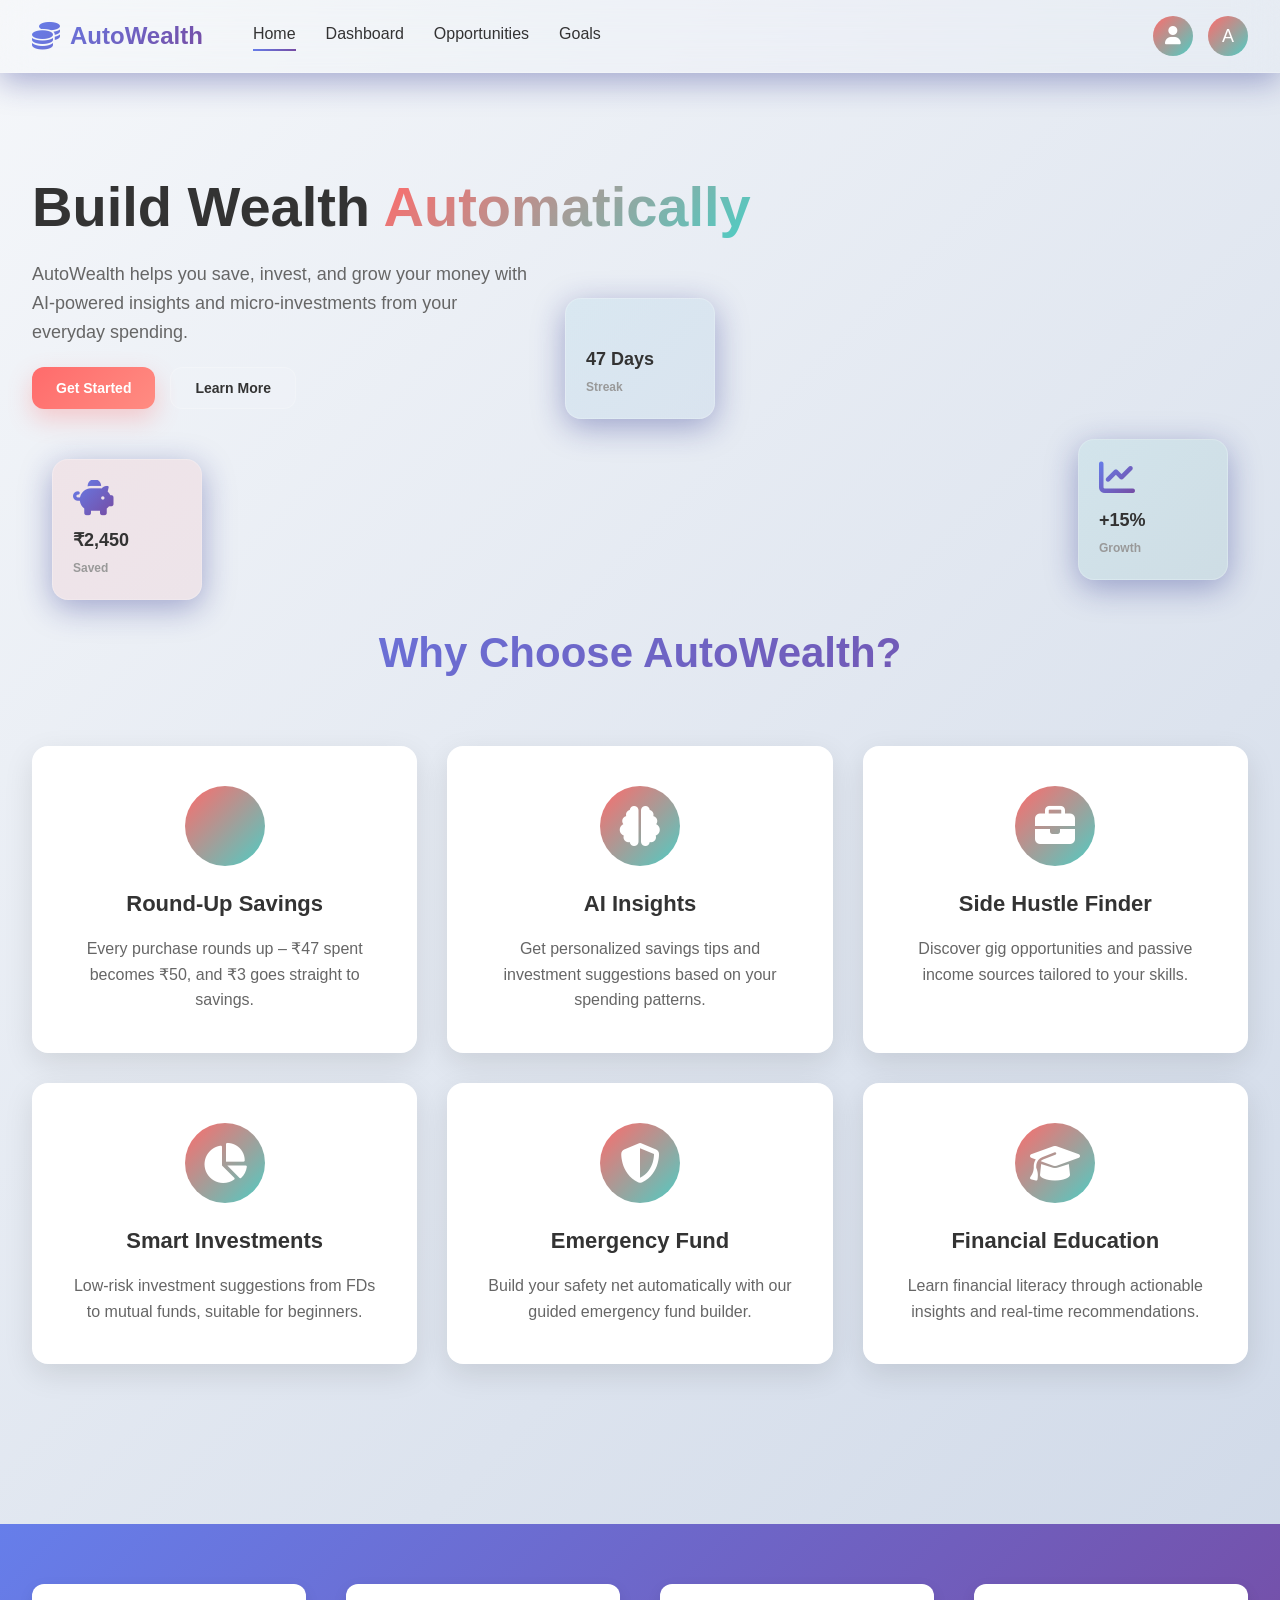
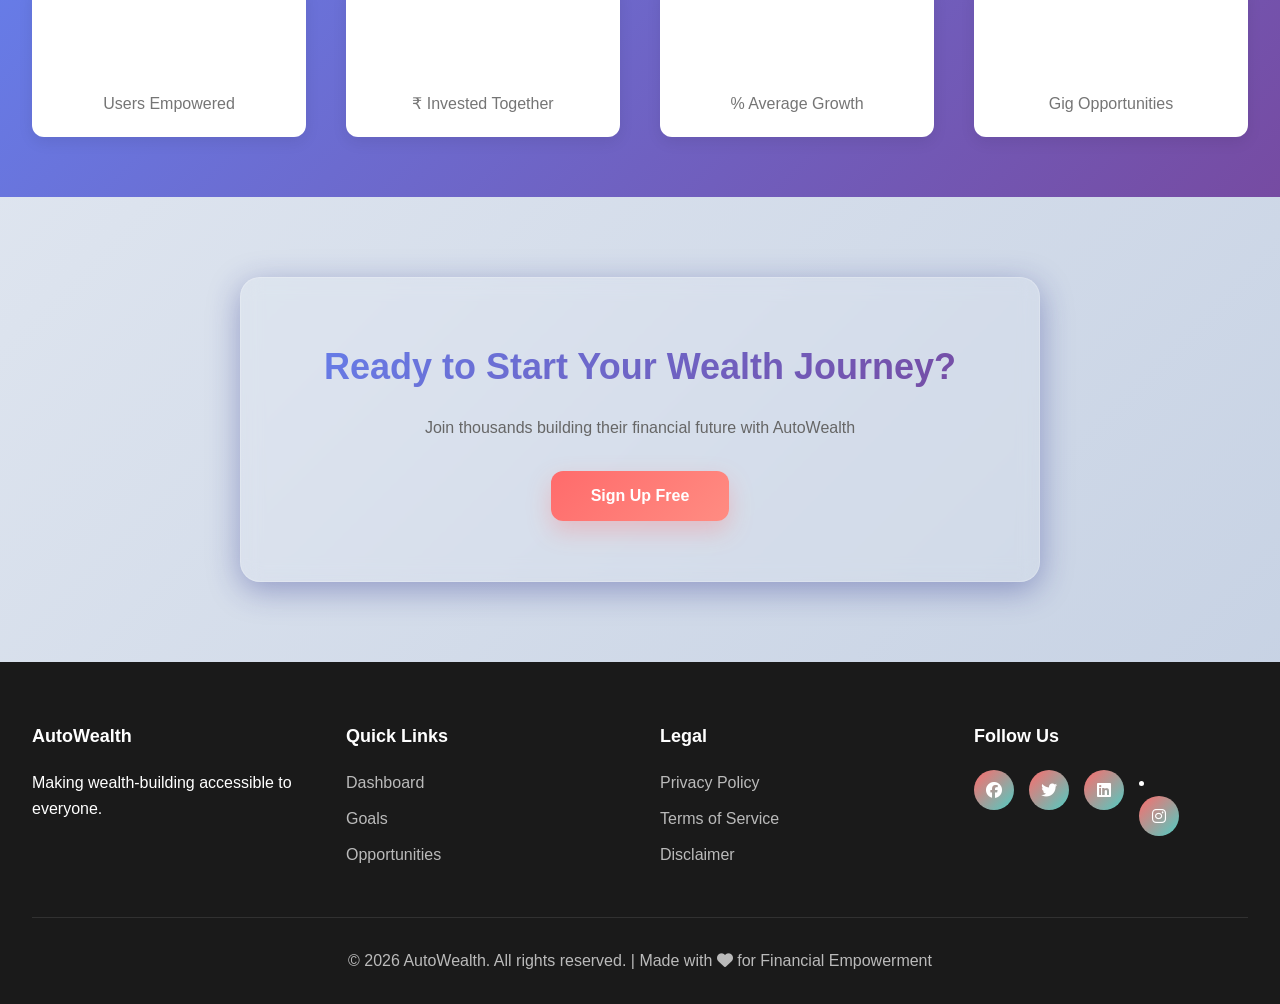
<file: frontend/templates/index.html>
<!DOCTYPE html>
<html lang="en">
<head>
    <meta charset="UTF-8">
    <meta name="viewport" content="width=device-width, initial-scale=1.0">
    <title>AutoWealth - Grow Your Wealth Automatically</title>
    <link rel="stylesheet" href="../static/css/style.css">
    <link rel="stylesheet" href="https://cdnjs.cloudflare.com/ajax/libs/font-awesome/6.4.0/css/all.min.css">
</head>
<body>
    <!-- Loading Screen -->
    <div id="loadingScreen" class="loading-screen">
        <div class="loader">
            <div class="loader-circle"></div>
            <p>AutoWealth</p>
        </div>
    </div>

    <!-- Navigation -->
    <nav class="navbar">
        <div class="nav-container">
            <div class="nav-brand">
                <i class="fas fa-coins"></i>
                <span>AutoWealth</span>
            </div>
            <div class="nav-menu" id="navMenu">
                <a href="#" class="nav-link active">Home</a>
                <a href="/dashboard" class="nav-link">Dashboard</a>
                <a href="/side-hustles" class="nav-link">Opportunities</a>
                <a href="/goals" class="nav-link">Goals</a>
            </div>
            <div class="nav-actions">
                <button class="btn-profile" onclick="window.location.href='/profile'">
                    <i class="fas fa-user"></i>
                </button>
                <button class="btn-info" title="Current User">
                    <span id="userInitial">A</span>
                </button>
            </div>
            <button class="hamburger" id="hamburger">
                <span></span>
                <span></span>
                <span></span>
            </button>
        </div>
    </nav>

    <!-- Hero Section -->
    <section class="hero">
        <div class="hero-content">
            <div class="hero-text slide-in-left">
                <h1>Build Wealth <span class="gradient-text">Automatically</span></h1>
                <p>AutoWealth helps you save, invest, and grow your money with AI-powered insights and micro-investments from your everyday spending.</p>
                <div class="hero-buttons">
                    <button class="btn btn-primary" onclick="window.location.href='/dashboard'">Get Started</button>
                    <button class="btn btn-secondary" onclick="document.querySelector('.features').scrollIntoView({behavior: 'smooth'})">Learn More</button>
                </div>
            </div>
            <div class="hero-visual slide-in-right">
                <div class="floating-card card-1">
                    <i class="fas fa-piggy-bank"></i>
                    <p>₹2,450<br><small>Saved</small></p>
                </div>
                <div class="floating-card card-2">
                    <i class="fas fa-chart-line"></i>
                    <p>+15%<br><small>Growth</small></p>
                </div>
                <div class="floating-card card-3">
                    <i class="fas fa-lightning-bolt"></i>
                    <p>47 Days<br><small>Streak</small></p>
                </div>
            </div>
        </div>
    </section>

    <!-- Features Section -->
    <section class="features">
        <h2>Why Choose AutoWealth?</h2>
        <div class="features-grid">
            <div class="feature-card">
                <div class="feature-icon">
                    <i class="fas fa-round-shape"></i>
                </div>
                <h3>Round-Up Savings</h3>
                <p>Every purchase rounds up – ₹47 spent becomes ₹50, and ₹3 goes straight to savings.</p>
            </div>

            <div class="feature-card">
                <div class="feature-icon">
                    <i class="fas fa-brain"></i>
                </div>
                <h3>AI Insights</h3>
                <p>Get personalized savings tips and investment suggestions based on your spending patterns.</p>
            </div>

            <div class="feature-card">
                <div class="feature-icon">
                    <i class="fas fa-briefcase"></i>
                </div>
                <h3>Side Hustle Finder</h3>
                <p>Discover gig opportunities and passive income sources tailored to your skills.</p>
            </div>

            <div class="feature-card">
                <div class="feature-icon">
                    <i class="fas fa-chart-pie"></i>
                </div>
                <h3>Smart Investments</h3>
                <p>Low-risk investment suggestions from FDs to mutual funds, suitable for beginners.</p>
            </div>

            <div class="feature-card">
                <div class="feature-icon">
                    <i class="fas fa-shield-alt"></i>
                </div>
                <h3>Emergency Fund</h3>
                <p>Build your safety net automatically with our guided emergency fund builder.</p>
            </div>

            <div class="feature-card">
                <div class="feature-icon">
                    <i class="fas fa-graduation-cap"></i>
                </div>
                <h3>Financial Education</h3>
                <p>Learn financial literacy through actionable insights and real-time recommendations.</p>
            </div>
        </div>
    </section>

    <!-- Stats Section -->
    <section class="stats">
        <div class="stat-item">
            <span class="stat-number" data-target="50000">0</span>
            <p>Users Empowered</p>
        </div>
        <div class="stat-item">
            <span class="stat-number" data-target="2500000">0</span>
            <p>₹ Invested Together</p>
        </div>
        <div class="stat-item">
            <span class="stat-number" data-target="18">0</span>
            <p>% Average Growth</p>
        </div>
        <div class="stat-item">
            <span class="stat-number" data-target="500">0</span>
            <p>Gig Opportunities</p>
        </div>
    </section>

    <!-- CTA Section -->
    <section class="cta">
        <h2>Ready to Start Your Wealth Journey?</h2>
        <p>Join thousands building their financial future with AutoWealth</p>
        <button class="btn btn-primary btn-large" onclick="window.location.href='/signup'">Sign Up Free</button>
    </section>

    <!-- Footer -->
    <footer class="footer">
        <div class="footer-content">
            <div class="footer-section">
                <h4>AutoWealth</h4>
                <p>Making wealth-building accessible to everyone.</p>
            </div>
            <div class="footer-section">
                <h4>Quick Links</h4>
                <ul>
                    <li><a href="#">Dashboard</a></li>
                    <li><a href="#">Goals</a></li>
                    <li><a href="#">Opportunities</a></li>
                </ul>
            </div>
            <div class="footer-section">
                <h4>Legal</h4>
                <ul>
                    <li><a href="#">Privacy Policy</a></li>
                    <li><a href="#">Terms of Service</a></li>
                    <li><a href="#">Disclaimer</a></li>
                </ul>
            </div>
            <div class="footer-section">
                <h4>Follow Us</h4>
                <div class="social-links">
                    <a href="#"><i class="fab fa-facebook"></i></a>
                    <a href="#"><i class="fab fa-twitter"></i></a>
                    <a href="#"><i class="fab fa-linkedin"></i></a>
                    <li><a href="#"><i class="fab fa-instagram"></i></a></li>
                </div>
            </div>
        </div>
        <div class="footer-bottom">
            <p>&copy; 2026 AutoWealth. All rights reserved. | Made with <i class="fas fa-heart"></i> for Financial Empowerment</p>
        </div>
    </footer>

    <script src="../static/js/script.js"></script>
</body>
</html>
</file>
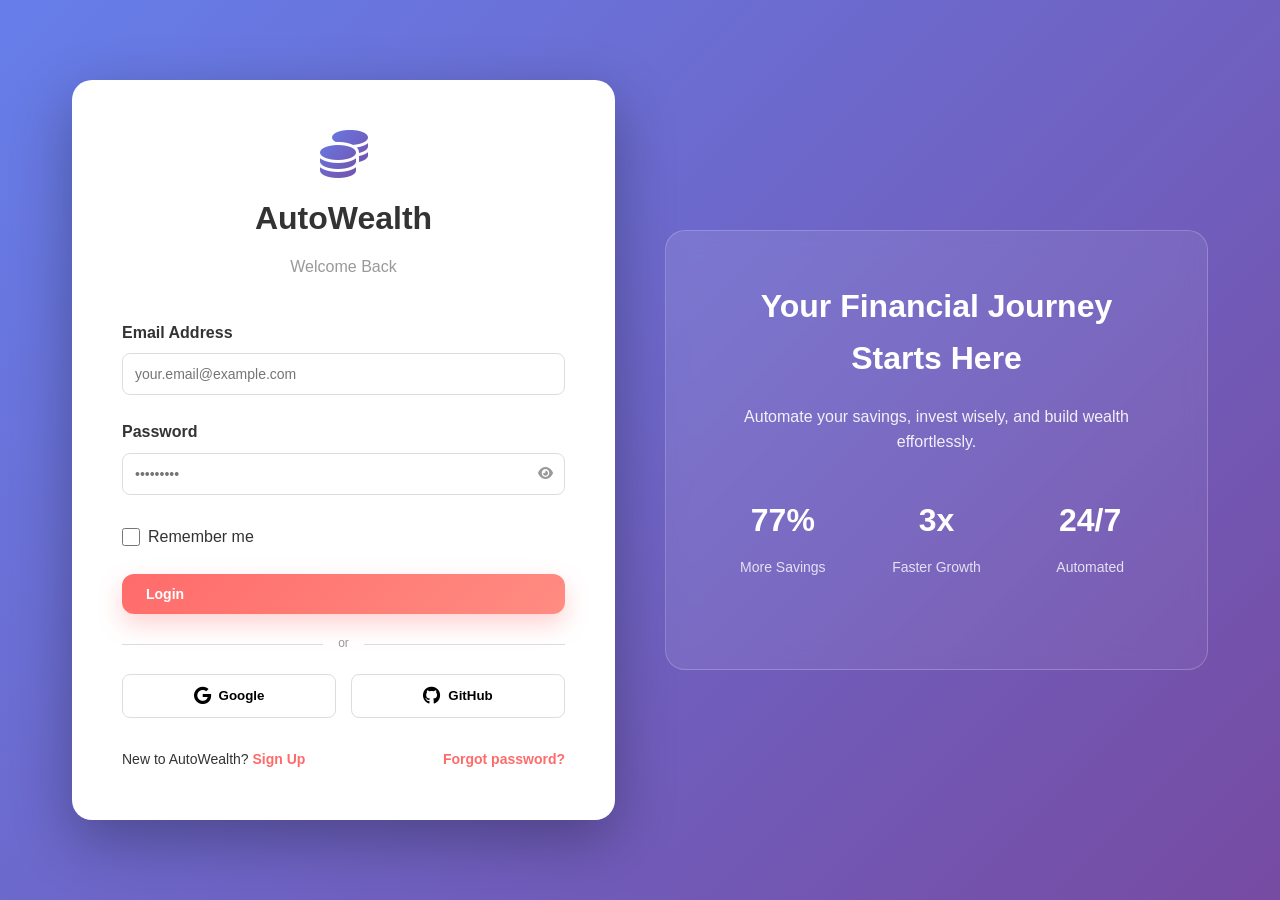
<file: frontend/templates/login.html>
<!DOCTYPE html>
<html lang="en">
<head>
    <meta charset="UTF-8">
    <meta name="viewport" content="width=device-width, initial-scale=1.0">
    <title>Login - AutoWealth</title>
    <link rel="stylesheet" href="../static/css/style.css">
    <link rel="stylesheet" href="https://cdnjs.cloudflare.com/ajax/libs/font-awesome/6.4.0/css/all.min.css">
</head>
<body class="auth-page">
    <!-- Loading Screen -->
    <div id="loadingScreen" class="loading-screen">
        <div class="loader">
            <div class="loader-circle"></div>
            <p>AutoWealth</p>
        </div>
    </div>

    <div class="auth-container">
        <div class="auth-box slide-in-up">
            <div class="auth-header">
                <i class="fas fa-coins"></i>
                <h1>AutoWealth</h1>
                <p>Welcome Back</p>
            </div>

            <form id="loginForm" class="auth-form">
                <div class="form-group">
                    <label for="email">Email Address</label>
                    <input type="email" id="email" name="email" required placeholder="your.email@example.com">
                    <small class="error-message" id="emailError"></small>
                </div>

                <div class="form-group">
                    <label for="password">Password</label>
                    <div class="password-input">
                        <input type="password" id="password" name="password" required placeholder="•••••••••">
                        <button type="button" class="toggle-password" onclick="togglePasswordVisibility('password')">
                            <i class="fas fa-eye"></i>
                        </button>
                    </div>
                    <small class="error-message" id="passwordError"></small>
                </div>

                <div class="form-checkbox">
                    <input type="checkbox" id="remember" name="remember">
                    <label for="remember">Remember me</label>
                </div>

                <button type="submit" class="btn btn-primary btn-block btn-loading">
                    <span>Login</span>
                    <span class="spinner"></span>
                </button>
            </form>

            <div class="auth-divider">
                <span>or</span>
            </div>

            <div class="social-login">
                <button class="social-btn google" title="Login with Google">
                    <i class="fab fa-google"></i>
                    <span>Google</span>
                </button>
                <button class="social-btn github" title="Login with GitHub">
                    <i class="fab fa-github"></i>
                    <span>GitHub</span>
                </button>
            </div>

            <div class="auth-footer">
                <p>New to AutoWealth? <a href="/signup">Sign Up</a></p>
                <a href="#" class="forgot-password">Forgot password?</a>
            </div>
        </div>

        <div class="auth-visual slide-in-down">
            <div class="visual-card">
                <h2>Your Financial Journey Starts Here</h2>
                <p>Automate your savings, invest wisely, and build wealth effortlessly.</p>
                <div class="visual-stats">
                    <div class="visual-stat">
                        <h3>77%</h3>
                        <p>More Savings</p>
                    </div>
                    <div class="visual-stat">
                        <h3>3x</h3>
                        <p>Faster Growth</p>
                    </div>
                    <div class="visual-stat">
                        <h3>24/7</h3>
                        <p>Automated</p>
                    </div>
                </div>
            </div>
        </div>
    </div>

    <script src="../static/js/script.js"></script>
    <script>
        document.getElementById('loginForm').addEventListener('submit', async function(e) {
            e.preventDefault();
            const email = document.getElementById('email').value;
            const password = document.getElementById('password').value;

            try {
                const response = await fetch('/api/auth/login', {
                    method: 'POST',
                    headers: { 'Content-Type': 'application/json' },
                    body: JSON.stringify({ email, password })
                });

                const result = await response.json();

                if (result.success) {
                    localStorage.setItem('user', JSON.stringify(result.user));
                    showNotification('Login successful!', 'success');
                    setTimeout(() => window.location.href = '/dashboard', 1000);
                } else {
                    showNotification(result.error || 'Invalid email or password', 'error');
                }
            } catch (error) {
                console.error('Login error:', error);
                showNotification('An error occurred. Please try again.', 'error');
            }
        });
    </script>
</body>
</html>
</file>
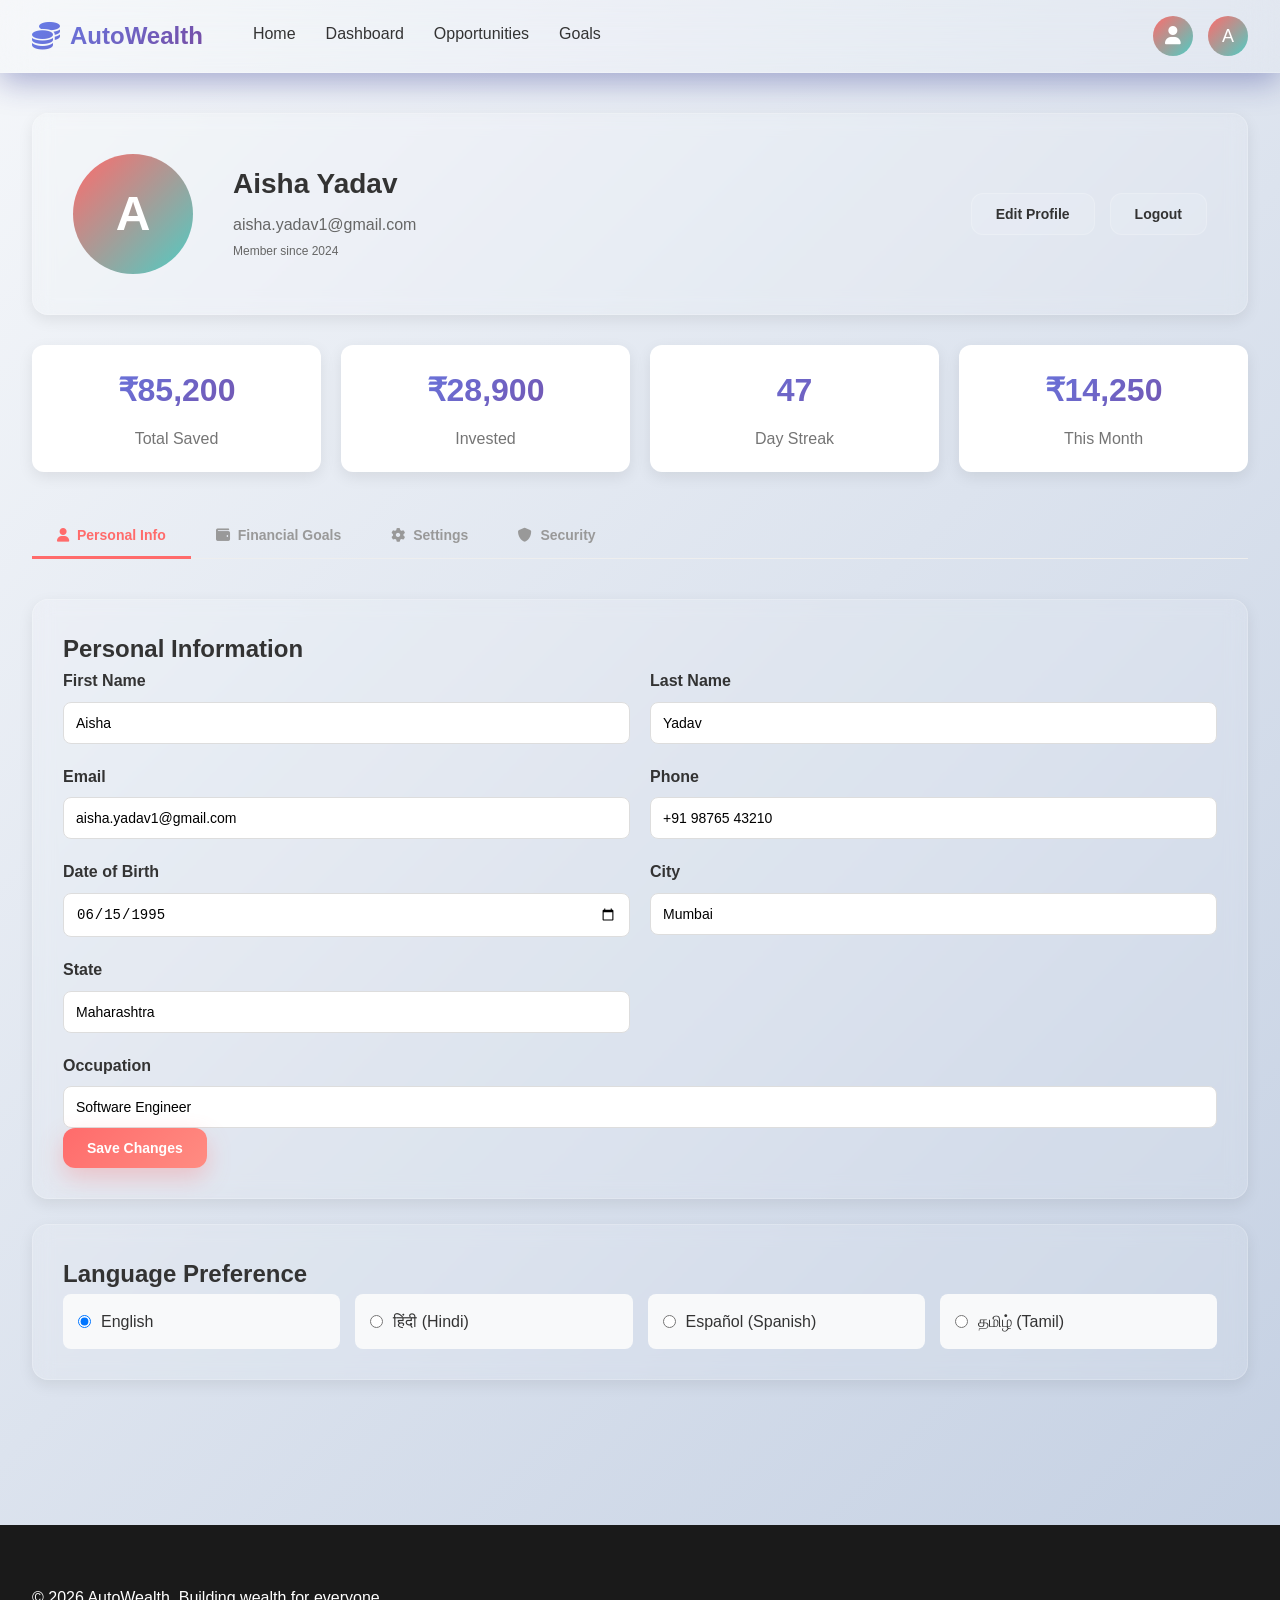
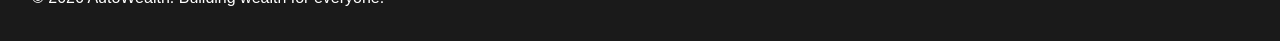
<file: frontend/templates/profile.html>
<!DOCTYPE html>
<html lang="en">
<head>
    <meta charset="UTF-8">
    <meta name="viewport" content="width=device-width, initial-scale=1.0">
    <title>Profile - AutoWealth</title>
    <link rel="stylesheet" href="../static/css/style.css">
    <link rel="stylesheet" href="https://cdnjs.cloudflare.com/ajax/libs/font-awesome/6.4.0/css/all.min.css">
</head>
<body>
    <!-- Loading Screen -->
    <div id="loadingScreen" class="loading-screen">
        <div class="loader">
            <div class="loader-circle"></div>
            <p>AutoWealth</p>
        </div>
    </div>

    <!-- Navigation -->
    <nav class="navbar">
        <div class="nav-container">
            <div class="nav-brand">
                <i class="fas fa-coins"></i>
                <span>AutoWealth</span>
            </div>
            <div class="nav-menu" id="navMenu">
                <a href="/" class="nav-link">Home</a>
                <a href="/dashboard" class="nav-link">Dashboard</a>
                <a href="/side-hustles" class="nav-link">Opportunities</a>
                <a href="/goals" class="nav-link">Goals</a>
            </div>
            <div class="nav-actions">
                <a href="/profile" class="btn-profile active">
                    <i class="fas fa-user"></i>
                </a>
                <button class="btn-info">
                    <span id="userInitial">A</span>
                </button>
            </div>
            <button class="hamburger" id="hamburger">
                <span></span>
                <span></span>
                <span></span>
            </button>
        </div>
    </nav>

    <main class="profile-page">
        <!-- Profile Header -->
        <section class="profile-header">
            <div class="profile-card glass-effect">
                <div class="profile-avatar">
                    <span id="profileInitial">A</span>
                </div>
                <div class="profile-info">
                    <h1 id="profileName">Aisha Yadav</h1>
                    <p id="profileEmail">aisha.yadav1@gmail.com</p>
                    <p class="member-since">Member since 2024</p>
                </div>
                <div class="profile-actions">
                    <button class="btn btn-secondary" onclick="openModal('editProfile')">Edit Profile</button>
                    <button class="btn btn-secondary" onclick="logout()">Logout</button>
                </div>
            </div>

            <!-- Quick Stats -->
            <div class="profile-stats">
                <div class="stat-item">
                    <h3>₹85,200</h3>
                    <p>Total Saved</p>
                </div>
                <div class="stat-item">
                    <h3>₹28,900</h3>
                    <p>Invested</p>
                </div>
                <div class="stat-item">
                    <h3>47</h3>
                    <p>Day Streak</p>
                </div>
                <div class="stat-item">
                    <h3>₹14,250</h3>
                    <p>This Month</p>
                </div>
            </div>
        </section>

        <!-- Profile Content Tabs -->
        <div class="profile-tabs">
            <button class="tab-button active" onclick="switchTab('personal', this)">
                <i class="fas fa-user"></i> Personal Info
            </button>
            <button class="tab-button" onclick="switchTab('financial', this)">
                <i class="fas fa-wallet"></i> Financial Goals
            </button>
            <button class="tab-button" onclick="switchTab('settings', this)">
                <i class="fas fa-cog"></i> Settings
            </button>
            <button class="tab-button" onclick="switchTab('security', this)">
                <i class="fas fa-shield"></i> Security
            </button>
        </div>

        <!-- Personal Tab -->
        <section id="personal-tab" class="tab-content active">
            <div class="card glass-effect">
                <h2>Personal Information</h2>
                <form id="personalForm" class="form-grid">
                    <div class="form-group">
                        <label for="firstName">First Name</label>
                        <input type="text" id="firstName" value="Aisha" readonly>
                    </div>
                    <div class="form-group">
                        <label for="lastName">Last Name</label>
                        <input type="text" id="lastName" value="Yadav" readonly>
                    </div>
                    <div class="form-group">
                        <label for="email">Email</label>
                        <input type="email" id="email" value="aisha.yadav1@gmail.com" readonly>
                    </div>
                    <div class="form-group">
                        <label for="phone">Phone</label>
                        <input type="tel" id="phone" value="+91 98765 43210">
                    </div>
                    <div class="form-group">
                        <label for="dob">Date of Birth</label>
                        <input type="date" id="dob" value="1995-06-15">
                    </div>
                    <div class="form-group">
                        <label for="city">City</label>
                        <input type="text" id="city" value="Mumbai">
                    </div>
                    <div class="form-group">
                        <label for="state">State</label>
                        <input type="text" id="state" value="Maharashtra">
                    </div>
                    <div class="form-group">
                        <label for="occupation">Occupation</label>
                        <input type="text" id="occupation" value="Software Engineer">
                    </div>
                </form>
                <button class="btn btn-primary" onclick="saveProfile()">Save Changes</button>
            </div>

            <div class="card glass-effect">
                <h2>Language Preference</h2>
                <div class="language-options">
                    <label class="language-option">
                        <input type="radio" name="language" value="en" checked>
                        <span>English</span>
                    </label>
                    <label class="language-option">
                        <input type="radio" name="language" value="hi">
                        <span>हिंदी (Hindi)</span>
                    </label>
                    <label class="language-option">
                        <input type="radio" name="language" value="es">
                        <span>Español (Spanish)</span>
                    </label>
                    <label class="language-option">
                        <input type="radio" name="language" value="ta">
                        <span>தமிழ் (Tamil)</span>
                    </label>
                </div>
            </div>
        </section>

        <!-- Financial Tab -->
        <section id="financial-tab" class="tab-content">
            <div class="card glass-effect">
                <h2>Financial Profile</h2>
                <form id="financialForm" class="form-grid">
                    <div class="form-group">
                        <label for="income">Monthly Income</label>
                        <input type="number" id="income" value="50000">
                    </div>
                    <div class="form-group">
                        <label for="savings">Current Savings</label>
                        <input type="number" id="savings" value="85200" readonly>
                    </div>
                    <div class="form-group">
                        <label for="risk">Risk Appetite</label>
                        <select id="risk">
                            <option>Conservative</option>
                            <option selected>Moderate</option>
                            <option>Aggressive</option>
                        </select>
                    </div>
                    <div class="form-group">
                        <label for="investExp">Investment Experience</label>
                        <select id="investExp">
                            <option selected>Beginner</option>
                            <option>Intermediate</option>
                            <option>Advanced</option>
                        </select>
                    </div>
                </form>
                <button class="btn btn-primary" onclick="saveFinancial()">Update Profile</button>
            </div>

            <div class="card glass-effect">
                <h2>Your Investment Portfolio</h2>
                <div class="portfolio-summary">
                    <div class="portfolio-item">
                        <h3>Fixed Deposits</h3>
                        <p class="amount">₹4,809</p>
                        <span class="return">15% Returns</span>
                    </div>
                    <div class="portfolio-item">
                        <h3>Mutual Funds</h3>
                        <p class="amount">₹6,718</p>
                        <span class="return">12% Returns</span>
                    </div>
                    <div class="portfolio-item">
                        <h3>Digital Gold</h3>
                        <p class="amount">₹4,750</p>
                        <span class="return">8% Returns</span>
                    </div>
                    <div class="portfolio-item">
                        <h3>ETFs</h3>
                        <p class="amount">₹12,723</p>
                        <span class="return">9% Returns</span>
                    </div>
                </div>
            </div>
        </section>

        <!-- Settings Tab -->
        <section id="settings-tab" class="tab-content">
            <div class="card glass-effect">
                <h2>Notification Settings</h2>
                <div class="settings-list">
                    <div class="setting-item">
                        <div class="setting-info">
                            <h3>Daily Spending Alerts</h3>
                            <p>Get notified about your daily spending</p>
                        </div>
                        <div class="toggle-switch">
                            <input type="checkbox" id="dailyAlert" checked>
                            <label for="dailyAlert"></label>
                        </div>
                    </div>

                    <div class="setting-item">
                        <div class="setting-info">
                            <h3>Goal Milestones</h3>
                            <p>Celebrate when reaching goal milestones</p>
                        </div>
                        <div class="toggle-switch">
                            <input type="checkbox" id="goalMilestone" checked>
                            <label for="goalMilestone"></label>
                        </div>
                    </div>

                    <div class="setting-item">
                        <div class="setting-info">
                            <h3>Investment Tips</h3>
                            <p>Weekly investment recommendations</p>
                        </div>
                        <div class="toggle-switch">
                            <input type="checkbox" id="investTips" checked>
                            <label for="investTips"></label>
                        </div>
                    </div>

                    <div class="setting-item">
                        <div class="setting-info">
                            <h3>Savings Tips</h3>
                            <p>Personalized savings recommendations</p>
                        </div>
                        <div class="toggle-switch">
                            <input type="checkbox" id="savingsTips" checked>
                            <label for="savingsTips"></label>
                        </div>
                    </div>

                    <div class="setting-item">
                        <div class="setting-info">
                            <h3>Marketing Emails</h3>
                            <p>Updates about new features and offers</p>
                        </div>
                        <div class="toggle-switch">
                            <input type="checkbox" id="marketing">
                            <label for="marketing"></label>
                        </div>
                    </div>
                </div>
            </div>

            <div class="card glass-effect">
                <h2>App Preferences</h2>
                <div class="settings-grid">
                    <div class="form-group">
                        <label for="theme">Theme</label>
                        <select id="theme">
                            <option>Light (Default)</option>
                            <option>Dark</option>
                            <option>Auto</option>
                        </select>
                    </div>
                    <div class="form-group">
                        <label for="currency">Currency</label>
                        <select id="currency">
                            <option selected>₹ Indian Rupee</option>
                            <option>$ USD</option>
                            <option>€ EUR</option>
                        </select>
                    </div>
                </div>
                <button class="btn btn-primary" onclick="saveSettings()">Save Settings</button>
            </div>
        </section>

        <!-- Security Tab -->
        <section id="security-tab" class="tab-content">
            <div class="card glass-effect">
                <h2>Password & Security</h2>
                <form id="securityForm" class="form-grid">
                    <div class="form-group">
                        <label for="currentPassword">Current Password</label>
                        <div class="password-input">
                            <input type="password" id="currentPassword" required>
                            <button type="button" class="toggle-password" onclick="togglePasswordVisibility('currentPassword')">
                                <i class="fas fa-eye"></i>
                            </button>
                        </div>
                    </div>
                    <div class="form-group">
                        <label for="newPassword">New Password</label>
                        <div class="password-input">
                            <input type="password" id="newPassword" required>
                            <button type="button" class="toggle-password" onclick="togglePasswordVisibility('newPassword')">
                                <i class="fas fa-eye"></i>
                            </button>
                        </div>
                    </div>
                    <div class="form-group">
                        <label for="confirmNewPassword">Confirm New Password</label>
                        <div class="password-input">
                            <input type="password" id="confirmNewPassword" required>
                            <button type="button" class="toggle-password" onclick="togglePasswordVisibility('confirmNewPassword')">
                                <i class="fas fa-eye"></i>
                            </button>
                        </div>
                    </div>
                </form>
                <button class="btn btn-primary" onclick="changePassword()">Update Password</button>
            </div>

            <div class="card glass-effect">
                <h2>Two-Factor Authentication</h2>
                <p class="section-description">Add an extra layer of security to your account</p>
                <div class="security-status">
                    <i class="fas fa-check-circle"></i>
                    <span>Enable 2FA via SMS or Authentication App</span>
                </div>
                <button class="btn btn-secondary" onclick="alert('2FA setup coming soon!')">Enable 2FA</button>
            </div>

            <div class="card glass-effect">
                <h2>Active Sessions</h2>
                <div class="sessions-list">
                    <div class="session-item">
                        <div class="session-info">
                            <p class="device">Chrome on Windows 10</p>
                            <small>Last active: Today at 2:45 PM</small>
                        </div>
                        <span class="badge">Current</span>
                    </div>
                    <div class="session-item">
                        <div class="session-info">
                            <p class="device">Safari on iPhone</p>
                            <small>Last active: Yesterday at 9:30 AM</small>
                        </div>
                    </div>
                </div>
            </div>
        </section>
    </main>

    <!-- Modals -->
    <div id="editProfileModal" class="modal">
        <div class="modal-content modal-animate">
            <div class="modal-header">
                <h2>Edit Profile</h2>
                <button class="btn-close" onclick="closeModal('editProfile')">×</button>
            </div>
            <form id="editForm" class="modal-form">
                <div class="form-group">
                    <label for="modalPhone">Phone Number</label>
                    <input type="tel" id="modalPhone" placeholder="+91 98765 43210">
                </div>
                <div class="form-group">
                    <label for="modalCity">City</label>
                    <input type="text" id="modalCity" placeholder="Mumbai">
                </div>
                <div class="form-group">
                    <label for="modalOccupation">Occupation</label>
                    <input type="text" id="modalOccupation" placeholder="Software Engineer">
                </div>
                <button class="btn btn-primary btn-block" onclick="saveEditModal()">Save Changes</button>
            </form>
        </div>
    </div>

    <!-- Notification -->
    <div id="notification" class="notification"></div>

    <footer class="footer">
        <p>&copy; 2026 AutoWealth. Building wealth for everyone.</p>
    </footer>

    <script src="../static/js/script.js"></script>
    <script>
        document.addEventListener('DOMContentLoaded', function() {
            const user = JSON.parse(localStorage.getItem('user'));
            if (!user) {
                window.location.href = '/login';
                return;
            }

            document.getElementById('profileName').textContent = user.name;
            document.getElementById('profileEmail').textContent = user.email;
            document.getElementById('profileInitial').textContent = user.name.charAt(0).toUpperCase();
            document.getElementById('userInitial').textContent = user.name.charAt(0).toUpperCase();

            // Populate form
            const names = user.name.split(' ');
            document.getElementById('firstName').value = names[0] || '';
            document.getElementById('lastName').value = names.slice(1).join(' ') || '';
            document.getElementById('email').value = user.email;
        });

        function switchTab(tabName, button) {
            document.querySelectorAll('.tab-content').forEach(tab => tab.classList.remove('active'));
            document.querySelectorAll('.tab-button').forEach(btn => btn.classList.remove('active'));
            document.getElementById(tabName + '-tab').classList.add('active');
            button.classList.add('active');
        }

        async function logout() {
            try {
                await fetch('/api/auth/logout', { method: 'POST' });
                localStorage.removeItem('user');
                showNotification('Logged out successfully', 'success');
                setTimeout(() => window.location.href = '/login', 1000);
            } catch (error) {
                console.error('Logout error:', error);
                localStorage.removeItem('user');
                window.location.href = '/login';
            }
        }

        function saveProfile() {
            showNotification('✓ Profile updated successfully!', 'success');
        }

        function saveFinancial() {
            showNotification('✓ Financial profile updated!', 'success');
        }

        function saveSettings() {
            showNotification('✓ Settings saved!', 'success');
        }

        function changePassword() {
            const newPass = document.getElementById('newPassword').value;
            const confirm = document.getElementById('confirmNewPassword').value;
            if (newPass === confirm) {
                showNotification('✓ Password changed successfully!', 'success');
            } else {
                showNotification('✗ Passwords do not match!', 'error');
            }
        }

        function saveEditModal() {
            showNotification('✓ Profile updated!', 'success');
            closeModal('editProfile');
        }
    </script>
</body>
</html>
</file>
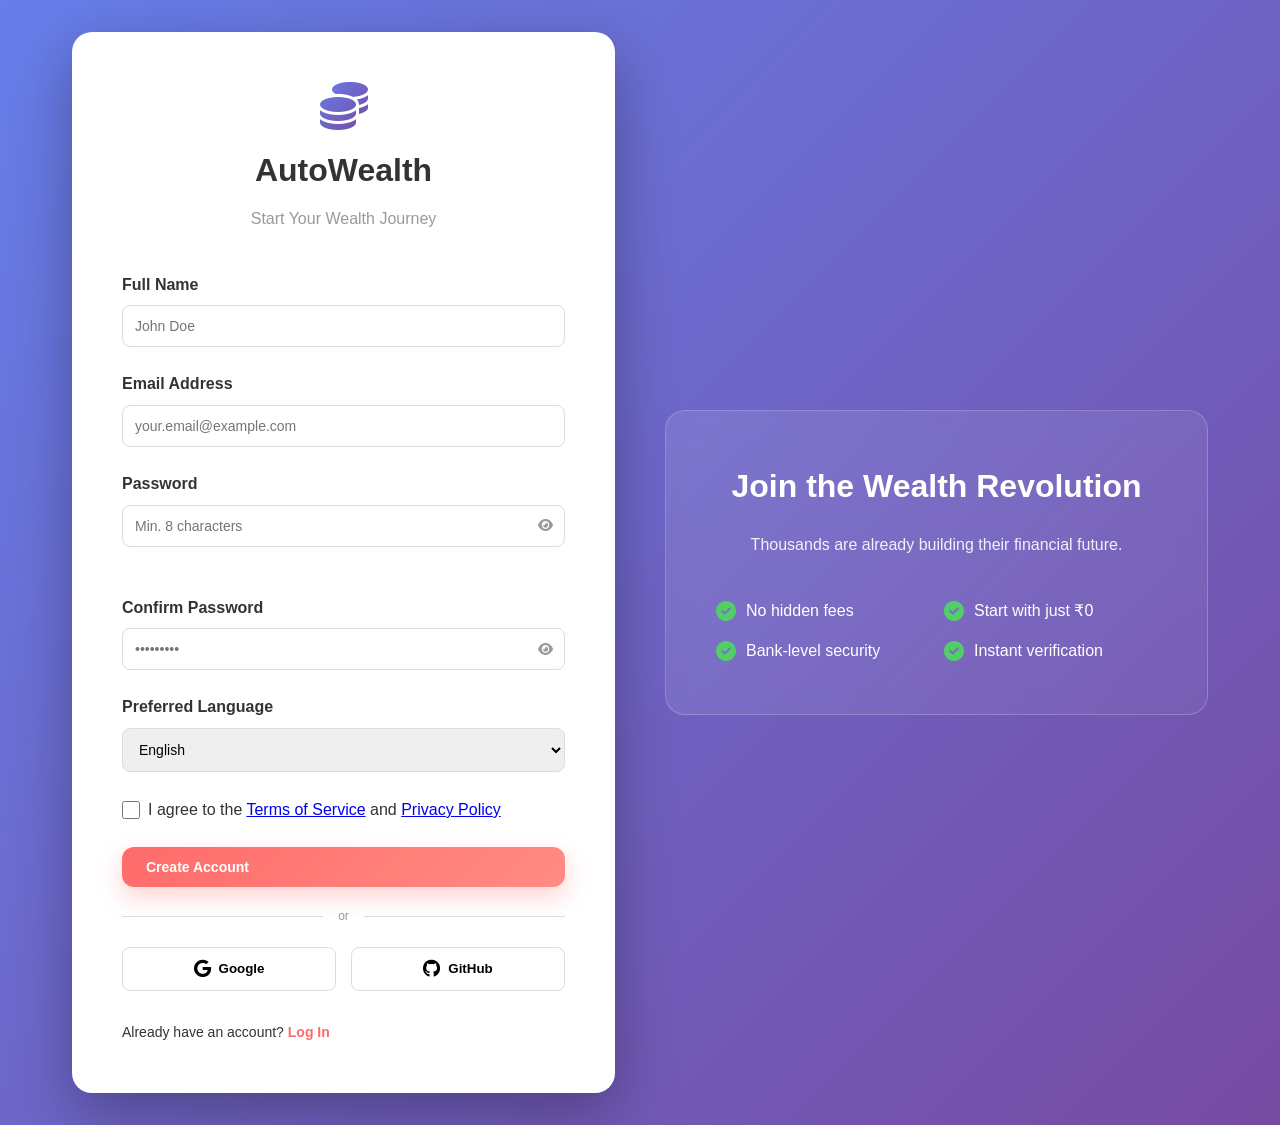
<file: frontend/templates/signup.html>
<!DOCTYPE html>
<html lang="en">
<head>
    <meta charset="UTF-8">
    <meta name="viewport" content="width=device-width, initial-scale=1.0">
    <title>Sign Up - AutoWealth</title>
    <link rel="stylesheet" href="../static/css/style.css">
    <link rel="stylesheet" href="https://cdnjs.cloudflare.com/ajax/libs/font-awesome/6.4.0/css/all.min.css">
</head>
<body class="auth-page">
    <!-- Loading Screen -->
    <div id="loadingScreen" class="loading-screen">
        <div class="loader">
            <div class="loader-circle"></div>
            <p>AutoWealth</p>
        </div>
    </div>

    <div class="auth-container reverse">
        <div class="auth-box slide-in-up">
            <div class="auth-header">
                <i class="fas fa-coins"></i>
                <h1>AutoWealth</h1>
                <p>Start Your Wealth Journey</p>
            </div>

            <form id="signupForm" class="auth-form">
                <div class="form-group">
                    <label for="name">Full Name</label>
                    <input type="text" id="name" name="name" required placeholder="John Doe">
                    <small class="error-message" id="nameError"></small>
                </div>

                <div class="form-group">
                    <label for="email">Email Address</label>
                    <input type="email" id="email" name="email" required placeholder="your.email@example.com">
                    <small class="error-message" id="emailError"></small>
                </div>

                <div class="form-group">
                    <label for="password">Password</label>
                    <div class="password-input">
                        <input type="password" id="password" name="password" required placeholder="Min. 8 characters">
                        <button type="button" class="toggle-password" onclick="togglePasswordVisibility('password')">
                            <i class="fas fa-eye"></i>
                        </button>
                    </div>
                    <div class="password-strength" id="passwordStrength"></div>
                </div>

                <div class="form-group">
                    <label for="confirm">Confirm Password</label>
                    <div class="password-input">
                        <input type="password" id="confirm" name="confirm" required placeholder="•••••••••">
                        <button type="button" class="toggle-password" onclick="togglePasswordVisibility('confirm')">
                            <i class="fas fa-eye"></i>
                        </button>
                    </div>
                    <small class="error-message" id="confirmError"></small>
                </div>

                <div class="form-group">
                    <label for="language">Preferred Language</label>
                    <select id="language">
                        <option value="en">English</option>
                        <option value="hi">हिंदी (Hindi)</option>
                        <option value="es">Español (Spanish)</option>
                        <option value="fr">Français (French)</option>
                        <option value="ta">தமிழ் (Tamil)</option>
                    </select>
                </div>

                <div class="form-checkbox">
                    <input type="checkbox" id="terms" required>
                    <label for="terms">I agree to the <a href="#">Terms of Service</a> and <a href="#">Privacy Policy</a></label>
                </div>

                <button type="submit" class="btn btn-primary btn-block btn-loading">
                    <span>Create Account</span>
                    <span class="spinner"></span>
                </button>
            </form>

            <div class="auth-divider">
                <span>or</span>
            </div>

            <div class="social-login">
                <button class="social-btn google" title="Sign up with Google">
                    <i class="fab fa-google"></i>
                    <span>Google</span>
                </button>
                <button class="social-btn github" title="Sign up with GitHub">
                    <i class="fab fa-github"></i>
                    <span>GitHub</span>
                </button>
            </div>

            <div class="auth-footer">
                <p>Already have an account? <a href="/login">Log In</a></p>
            </div>
        </div>

        <div class="auth-visual slide-in-down">
            <div class="visual-card">
                <h2>Join the Wealth Revolution</h2>
                <p>Thousands are already building their financial future.</p>
                <div class="visual-features">
                    <div class="visual-feature">
                        <i class="fas fa-check-circle"></i>
                        <span>No hidden fees</span>
                    </div>
                    <div class="visual-feature">
                        <i class="fas fa-check-circle"></i>
                        <span>Start with just ₹0</span>
                    </div>
                    <div class="visual-feature">
                        <i class="fas fa-check-circle"></i>
                        <span>Bank-level security</span>
                    </div>
                    <div class="visual-feature">
                        <i class="fas fa-check-circle"></i>
                        <span>Instant verification</span>
                    </div>
                </div>
            </div>
        </div>
    </div>

    <script src="../static/js/script.js"></script>
    <script>
        document.getElementById('password').addEventListener('input', function() {
            const strength = calculatePasswordStrength(this.value);
            const strengthBar = document.getElementById('passwordStrength');
            strengthBar.className = 'password-strength ' + (strength > 60 ? 'strong' : strength > 40 ? 'medium' : 'weak');
            strengthBar.textContent = strength > 60 ? '✓ Strong' : strength > 40 ? '◐ Medium' : '✗ Weak';
        });

        document.getElementById('signupForm').addEventListener('submit', async function(e) {
            e.preventDefault();
            const name = document.getElementById('name').value;
            const email = document.getElementById('email').value;
            const password = document.getElementById('password').value;
            const confirmPassword = document.getElementById('confirm').value;

            if (password !== confirmPassword) {
                showNotification('Passwords do not match!', 'error');
                return;
            }

            if (!document.getElementById('terms').checked) {
                showNotification('Please accept the Terms of Service', 'warning');
                return;
            }

            try {
                const response = await fetch('/api/auth/signup', {
                    method: 'POST',
                    headers: { 'Content-Type': 'application/json' },
                    body: JSON.stringify({ name, email, password })
                });

                const result = await response.json();

                if (result.success) {
                    localStorage.setItem('user', JSON.stringify(result.user));
                    showNotification('Account created successfully!', 'success');
                    setTimeout(() => window.location.href = '/dashboard', 1000);
                } else {
                    showNotification(result.error || 'Signup failed', 'error');
                }
            } catch (error) {
                console.error('Signup error:', error);
                showNotification('An error occurred. Please try again.', 'error');
            }
        });

        function calculatePasswordStrength(password) {
            let strength = 0;
            if (password.length >= 8) strength += 20;
            if (/[a-z]/.test(password)) strength += 20;
            if (/[A-Z]/.test(password)) strength += 20;
            if (/[0-9]/.test(password)) strength += 20;
            if (/[^a-zA-Z0-9]/.test(password)) strength += 20;
            return strength;
        }
    </script>
</body>
</html>
</file>
<file: frontend/static/css/style.css>
/* ========================================
   AUTOWEALTH - MODERN GLASSMORPHISM DESIGN
   ======================================== */

* {
    margin: 0;
    padding: 0;
    box-sizing: border-box;
}

:root {
    --primary: #FF6B6B;
    --primary-light: #FF8C82;
    --secondary: #4ECDC4;
    --accent: #45B7D1;
    --success: #51CF66;
    --warning: #FFA07A;
    --danger: #FF6B6B;
    --dark: #1a1a1a;
    --light: #f8f9fa;
    --glass-bg: rgba(255, 255, 255, 0.1);
    --glass-border: rgba(255, 255, 255, 0.2);
    --shadow: 0 8px 32px 0 rgba(31, 38, 135, 0.37);
    --gradient: linear-gradient(135deg, #667eea 0%, #764ba2 100%);
}

html {
    scroll-behavior: smooth;
}

body {
    font-family: 'Segoe UI', Tahoma, Geneva, Verdana, sans-serif;
    background: linear-gradient(135deg, #f5f7fa 0%, #c3cfe2 100%);
    color: #333;
    line-height: 1.6;
    overflow-x: hidden;
    min-height: 100vh;
}

/* ========================================
   LOADING & ANIMATIONS
   ======================================== */

.loading-screen {
    position: fixed;
    top: 0;
    left: 0;
    width: 100%;
    height: 100%;
    background: linear-gradient(135deg, #667eea 0%, #764ba2 100%);
    display: flex;
    justify-content: center;
    align-items: center;
    z-index: 9999;
    animation: fadeOut 0.5s ease 2s forwards;
}

@keyframes fadeOut {
    to {
        opacity: 0;
        visibility: hidden;
    }
}

.loader {
    text-align: center;
    color: white;
}

.loader-circle {
    width: 60px;
    height: 60px;
    border: 4px solid rgba(255, 255, 255, 0.3);
    border-top: 4px solid white;
    border-radius: 50%;
    animation: spin 1s linear infinite;
    margin: 0 auto 20px;
}

@keyframes spin {
    to { transform: rotate(360deg); }
}

.loader p {
    font-size: 24px;
    font-weight: 600;
    letter-spacing: 2px;
}

@keyframes slideInLeft {
    from {
        opacity: 0;
        transform: translateX(-50px);
    }
    to {
        opacity: 1;
        transform: translateX(0);
    }
}

@keyframes slideInRight {
    from {
        opacity: 0;
        transform: translateX(50px);
    }
    to {
        opacity: 1;
        transform: translateX(0);
    }
}

@keyframes slideInUp {
    from {
        opacity: 0;
        transform: translateY(30px);
    }
    to {
        opacity: 1;
        transform: translateY(0);
    }
}

@keyframes slideInDown {
    from {
        opacity: 0;
        transform: translateY(-30px);
    }
    to {
        opacity: 1;
        transform: translateY(0);
    }
}

@keyframes fadeIn {
    from { opacity: 0; }
    to { opacity: 1; }
}

@keyframes pulse {
    0%, 100% { opacity: 1; }
    50% { opacity: 0.7; }
}

@keyframes float {
    0%, 100% { transform: translateY(0px) rotate(0deg); }
    50% { transform: translateY(-20px) rotate(2deg); }
}

.slide-in-left { animation: slideInLeft 0.8s ease forwards; }
.slide-in-right { animation: slideInRight 0.8s ease forwards; }
.slide-in-up { animation: slideInUp 0.8s ease forwards; }
.slide-in-down { animation: slideInDown 0.8s ease forwards; }

/* ========================================
   UTILITY CLASSES
   ======================================== */

.glass-effect {
    background: var(--glass-bg) !important;
    backdrop-filter: blur(10px);
    border: 1px solid var(--glass-border);
    border-radius: 20px;
}

.hover-lift {
    transition: all 0.3s cubic-bezier(0.34, 1.56, 0.64, 1);
}

.hover-lift:hover {
    transform: translateY(-8px);
    box-shadow: 0 20px 40px rgba(0, 0, 0, 0.15);
}

.hover-highlight:hover {
    background: rgba(102, 126, 234, 0.1);
}

.gradient-text {
    background: linear-gradient(135deg, #FF6B6B, #4ECDC4);
    -webkit-background-clip: text;
    -webkit-text-fill-color: transparent;
    background-clip: text;
}

/* ========================================
   NAVIGATION
   ======================================== */

.navbar {
    background: var(--glass-bg);
    backdrop-filter: blur(20px);
    border-bottom: 1px solid var(--glass-border);
    box-shadow: var(--shadow);
    position: sticky;
    top: 0;
    z-index: 1000;
    padding: 0.5rem 0;
    animation: slideInDown 0.5s ease;
}

.nav-container {
    max-width: 1400px;
    margin: 0 auto;
    display: flex;
    justify-content: space-between;
    align-items: center;
    padding: 0.5rem 2rem;
}

.nav-brand {
    display: flex;
    align-items: center;
    gap: 10px;
    font-size: 24px;
    font-weight: 700;
    background: var(--gradient);
    -webkit-background-clip: text;
    -webkit-text-fill-color: transparent;
    background-clip: text;
}

.nav-brand i {
    color: var(--primary);
    font-size: 28px;
}

.nav-menu {
    display: flex;
    gap: 30px;
    flex: 1;
    margin-left: 50px;
}

.nav-link {
    color: #333;
    text-decoration: none;
    font-weight: 500;
    position: relative;
    transition: all 0.3s ease;
    padding-bottom: 5px;
}

.nav-link::after {
    content: '';
    position: absolute;
    bottom: 0;
    left: 0;
    width: 0;
    height: 2px;
    background: var(--gradient);
    transition: width 0.3s ease;
}

.nav-link:hover::after,
.nav-link.active::after {
    width: 100%;
}

.nav-actions {
    display: flex;
    gap: 15px;
    align-items: center;
}

.btn-profile,
.btn-info {
    background: linear-gradient(135deg, #FF6B6B, #4ECDC4);
    border: none;
    width: 40px;
    height: 40px;
    border-radius: 50%;
    color: white;
    cursor: pointer;
    display: flex;
    align-items: center;
    justify-content: center;
    font-size: 18px;
    transition: all 0.3s ease;
}

.btn-profile:hover,
.btn-info:hover {
    transform: scale(1.1);
    box-shadow: 0 10px 25px rgba(255, 107, 107, 0.4);
}

.hamburger {
    display: none;
    flex-direction: column;
    gap: 6px;
    background: none;
    border: none;
    cursor: pointer;
}

.hamburger span {
    width: 25px;
    height: 3px;
    background: #333;
    border-radius: 2px;
    transition: all 0.3s ease;
}

/* ========================================
   BUTTONS
   ======================================== */

.btn {
    padding: 12px 24px;
    border: none;
    border-radius: 12px;
    font-size: 14px;
    font-weight: 600;
    cursor: pointer;
    transition: all 0.3s cubic-bezier(0.34, 1.56, 0.64, 1);
    display: inline-flex;
    align-items: center;
    gap: 8px;
}

.btn-primary {
    background: linear-gradient(135deg, #FF6B6B, #FF8C82);
    color: white;
    box-shadow: 0 10px 25px rgba(255, 107, 107, 0.3);
}

.btn-primary:hover {
    transform: translateY(-3px);
    box-shadow: 0 15px 35px rgba(255, 107, 107, 0.4);
}

.btn-secondary {
    background: var(--glass-bg);
    color: #333;
    border: 1px solid var(--glass-border);
}

.btn-secondary:hover {
    background: rgba(102, 126, 234, 0.2);
    transform: translateY(-2px);
}

.btn-sm {
    padding: 8px 16px;
    font-size: 12px;
}

.btn-block {
    width: 100%;
}

.btn-large {
    padding: 16px 40px;
    font-size: 16px;
}

.btn-loading {
    position: relative;
}

.spinner {
    display: none;
    width: 16px;
    height: 16px;
    border: 2px solid rgba(255, 255, 255, 0.3);
    border-top: 2px solid white;
    border-radius: 50%;
    animation: spin 0.8s linear infinite;
}

.btn-loading:hover .spinner {
    display: inline-block;
}

.btn-loading:hover span:first-child {
    display: none;
}

.btn-icon {
    background: none;
    border: none;
    color: #333;
    cursor: pointer;
    font-size: 18px;
    transition: all 0.3s ease;
    padding: 5px;
}

.btn-icon:hover {
    color: var(--primary);
    transform: scale(1.2);
}

.btn-link {
    background: none;
    border: none;
    color: var(--primary);
    cursor: pointer;
    text-decoration: underline;
    font-weight: 600;
}

.btn-link:hover {
    color: var(--primary-light);
}

/* ========================================
   HERO SECTION
   ======================================== */

.hero {
    max-width: 1400px;
    margin: 0 auto;
    padding: 100px 2rem;
    display: flex;
    align-items: center;
    justify-content: space-between;
    gap: 50px;
}

.hero-content {
    flex: 1;
    display: flex;
    flex-direction: column;
    gap: 30px;
}

.hero-text h1 {
    font-size: 56px;
    font-weight: 800;
    line-height: 1.2;
    margin-bottom: 20px;
}

.hero-text p {
    font-size: 18px;
    color: #666;
    max-width: 500px;
}

.hero-buttons {
    display: flex;
    gap: 15px;
    margin-top: 20px;
}

.hero-visual {
    flex: 1;
    position: relative;
    height: 400px;
    display: flex;
    align-items: center;
    justify-content: center;
}

.floating-card {
    position: absolute;
    background: var(--glass-bg);
    backdrop-filter: blur(10px);
    border: 1px solid var(--glass-border);
    border-radius: 16px;
    padding: 20px;
    box-shadow: var(--shadow);
    animation: float 6s ease-in-out infinite;
}

.card-1 {
    width: 150px;
    top: 20px;
    left: 20px;
    animation-delay: 0s;
    background: linear-gradient(135deg, rgba(255, 107, 107, 0.1), rgba(255, 140, 130, 0.1));
}

.card-2 {
    width: 150px;
    top: 50%;
    right: 20px;
    animation-delay: 1s;
    background: linear-gradient(135deg, rgba(78, 205, 196, 0.1), rgba(68, 160, 141, 0.1));
}

.card-3 {
    width: 150px;
    bottom: 20px;
    left: 50%;
    transform: translateX(-50%);
    animation-delay: 2s;
    background: linear-gradient(135deg, rgba(69, 183, 209, 0.1), rgba(108, 158, 204, 0.1));
}

.floating-card i {
    font-size: 36px;
    background: var(--gradient);
    -webkit-background-clip: text;
    -webkit-text-fill-color: transparent;
    background-clip: text;
    margin-bottom: 10px;
}

.floating-card p {
    font-weight: 700;
    font-size: 18px;
    margin: 0;
}

.floating-card small {
    display: block;
    font-size: 12px;
    color: #999;
    margin-top: 5px;
}

/* ========================================
   FEATURES SECTION
   ======================================== */

.features {
    max-width: 1400px;
    margin: 0 auto;
    padding: 80px 2rem;
}

.features h2 {
    font-size: 42px;
    text-align: center;
    margin-bottom: 60px;
    background: var(--gradient);
    -webkit-background-clip: text;
    -webkit-text-fill-color: transparent;
    background-clip: text;
}

.features-grid {
    display: grid;
    grid-template-columns: repeat(auto-fit, minmax(300px, 1fr));
    gap: 30px;
}

.feature-card {
    background: white;
    padding: 40px;
    border-radius: 16px;
    text-align: center;
    transition: all 0.4s cubic-bezier(0.34, 1.56, 0.64, 1);
    box-shadow: 0 10px 30px rgba(0, 0, 0, 0.1);
}

.feature-card:hover {
    transform: translateY(-15px);
    box-shadow: 0 25px 50px rgba(0, 0, 0, 0.15);
}

.feature-icon {
    width: 80px;
    height: 80px;
    margin: 0 auto 20px;
    background: linear-gradient(135deg, #FF6B6B, #4ECDC4);
    border-radius: 50%;
    display: flex;
    align-items: center;
    justify-content: center;
    font-size: 40px;
    color: white;
    transition: all 0.3s ease;
}

.feature-card:hover .feature-icon {
    transform: rotate(10deg) scale(1.1);
}

.feature-card h3 {
    font-size: 22px;
    margin-bottom: 15px;
    color: #333;
}

.feature-card p {
    color: #666;
    font-size: 16px;
    line-height: 1.6;
}

/* ========================================
   STATS SECTION
   ======================================== */

.stats {
    background: linear-gradient(135deg, #667eea 0%, #764ba2 100%);
    color: white;
    padding: 60px 2rem;
    margin: 80px 0;
    display: grid;
    grid-template-columns: repeat(auto-fit, minmax(200px, 1fr));
    gap: 40px;
    text-align: center;
}

.stat-item h1,
.stat-number {
    font-size: 48px;
    font-weight: 800;
    animation: pulse 2s ease-in-out infinite;
}

.stat-item p {
    font-size: 16px;
    opacity: 0.9;
    margin-top: 10px;
}

/* ========================================
   CTA SECTION
   ======================================== */

.cta {
    background: var(--glass-bg);
    backdrop-filter: blur(10px);
    border: 1px solid var(--glass-border);
    max-width: 800px;
    margin: 80px auto;
    padding: 60px;
    text-align: center;
    border-radius: 20px;
    box-shadow: var(--shadow);
}

.cta h2 {
    font-size: 36px;
    margin-bottom: 20px;
    background: var(--gradient);
    -webkit-background-clip: text;
    -webkit-text-fill-color: transparent;
    background-clip: text;
}

.cta p {
    font-size: 16px;
    color: #666;
    margin-bottom: 30px;
}

/* ========================================
   FOOTER
   ======================================== */

.footer {
    background: #1a1a1a;
    color: white;
    padding: 60px 2rem 30px;
    margin-top: 80px;
}

.footer-content {
    max-width: 1400px;
    margin: 0 auto;
    display: grid;
    grid-template-columns: repeat(auto-fit, minmax(200px, 1fr));
    gap: 40px;
    margin-bottom: 40px;
}

.footer-section h4 {
    margin-bottom: 20px;
    font-size: 18px;
}

.footer-section ul {
    list-style: none;
}

.footer-section a {
    color: rgba(255, 255, 255, 0.7);
    text-decoration: none;
    margin-bottom: 10px;
    display: block;
    transition: all 0.3s ease;
}

.footer-section a:hover {
    color: white;
    transform: translateX(5px);
}

.social-links {
    display: flex;
    gap: 15px;
}

.social-links a {
    width: 40px;
    height: 40px;
    background: linear-gradient(135deg, #FF6B6B, #4ECDC4);
    border-radius: 50%;
    display: flex;
    align-items: center;
    justify-content: center;
    color: white;
    margin-bottom: 0;
}

.footer-bottom {
    border-top: 1px solid rgba(255, 255, 255, 0.1);
    padding-top: 30px;
    text-align: center;
    color: rgba(255, 255, 255, 0.7);
}

/* ========================================
   AUTH PAGES
   ======================================== */

.auth-page {
    background: linear-gradient(135deg, #667eea 0%, #764ba2 100%);
    min-height: 100vh;
    display: flex;
    align-items: center;
    justify-content: center;
}

.auth-container {
    max-width: 1200px;
    width: 100%;
    display: grid;
    grid-template-columns: 1fr 1fr;
    gap: 50px;
    padding: 2rem;
    align-items: center;
}

.auth-container.reverse {
    grid-template-columns: 1fr 1fr;
}

.auth-box {
    background: white;
    padding: 50px;
    border-radius: 20px;
    box-shadow: 0 20px 60px rgba(0, 0, 0, 0.3);
}

.auth-header {
    text-align: center;
    margin-bottom: 40px;
}

.auth-header i {
    font-size: 48px;
    background: var(--gradient);
    -webkit-background-clip: text;
    -webkit-text-fill-color: transparent;
    background-clip: text;
    margin-bottom: 15px;
}

.auth-header h1 {
    font-size: 32px;
    margin-bottom: 10px;
}

.auth-header p {
    color: #999;
    font-size: 16px;
}

.auth-form {
    display: flex;
    flex-direction: column;
    gap: 20px;
}

.form-group {
    display: flex;
    flex-direction: column;
}

.form-group label {
    font-weight: 600;
    margin-bottom: 8px;
    color: #333;
}

.form-group input,
.form-group select {
    padding: 12px;
    border: 1px solid #ddd;
    border-radius: 8px;
    font-size: 14px;
    transition: all 0.3s ease;
}

.form-group input:focus,
.form-group select:focus {
    outline: none;
    border-color: var(--primary);
    box-shadow: 0 0 0 3px rgba(255, 107, 107, 0.1);
}

.password-input {
    position: relative;
    display: flex;
    align-items: center;
}

.password-input input {
    flex: 1;
    padding-right: 40px;
}

.toggle-password {
    position: absolute;
    right: 12px;
    background: none;
    border: none;
    cursor: pointer;
    color: #999;
    transition: all 0.3s ease;
}

.toggle-password:hover {
    color: var(--primary);
}

.form-checkbox {
    display: flex;
    align-items: center;
    gap: 8px;
    margin: 5px 0;
}

.form-checkbox input {
    width: 18px;
    height: 18px;
    cursor: pointer;
}

.error-message {
    color: var(--danger);
    font-size: 12px;
    margin-top: 4px;
}

.password-strength {
    font-size: 12px;
    margin-top: 8px;
    font-weight: 600;
    height: 20px;
}

.password-strength.weak {
    color: var(--danger);
}

.password-strength.medium {
    color: var(--warning);
}

.password-strength.strong {
    color: var(--success);
}

.auth-divider {
    display: flex;
    align-items: center;
    gap: 15px;
    margin: 20px 0;
}

.auth-divider::before,
.auth-divider::after {
    content: '';
    flex: 1;
    height: 1px;
    background: #ddd;
}

.auth-divider span {
    color: #999;
    font-size: 12px;
}

.social-login {
    display: grid;
    grid-template-columns: 1fr 1fr;
    gap: 15px;
}

.social-btn {
    padding: 12px;
    border: 1px solid #ddd;
    border-radius: 8px;
    background: white;
    cursor: pointer;
    display: flex;
    align-items: center;
    justify-content: center;
    gap: 8px;
    font-weight: 600;
    transition: all 0.3s ease;
}

.social-btn:hover {
    border-color: var(--primary);
    color: var(--primary);
    transform: translateY(-2px);
}

.social-btn i {
    font-size: 18px;
}

.auth-footer {
    display: flex;
    justify-content: space-between;
    align-items: center;
    margin-top: 30px;
    font-size: 14px;
}

.auth-footer a {
    color: var(--primary);
    text-decoration: none;
    font-weight: 600;
}

.auth-footer a:hover {
    text-decoration: underline;
}

.auth-visual {
    color: white;
}

.visual-card {
    background: linear-gradient(135deg, rgba(255, 255, 255, 0.1), rgba(255, 255, 255, 0.05));
    backdrop-filter: blur(10px);
    border: 1px solid rgba(255, 255, 255, 0.2);
    padding: 50px;
    border-radius: 20px;
    text-align: center;
}

.visual-card h2 {
    font-size: 32px;
    margin-bottom: 20px;
}

.visual-card p {
    font-size: 16px;
    opacity: 0.9;
    margin-bottom: 40px;
}

.visual-stats {
    display: grid;
    grid-template-columns: repeat(3, 1fr);
    gap: 20px;
    margin-top: 40px;
}

.visual-stat h3 {
    font-size: 32px;
    font-weight: 800;
    margin-bottom: 10px;
}

.visual-stat p {
    font-size: 14px;
    opacity: 0.8;
}

.visual-features {
    display: grid;
    grid-template-columns: 1fr 1fr;
    gap: 15px;
    text-align: left;
    margin-top: 30px;
}

.visual-feature {
    display: flex;
    gap: 10px;
    align-items: center;
}

.visual-feature i {
    font-size: 20px;
    color: var(--success);
}

/* ========================================
   DASHBOARD PAGE
   ======================================== */

.dashboard {
    max-width: 1400px;
    margin: 0 auto;
    padding: 40px 2rem;
}

.dashboard-header {
    display: flex;
    justify-content: space-between;
    align-items: center;
    margin-bottom: 40px;
    animation: slideInUp 0.6s ease;
}

.header-content h1 {
    font-size: 36px;
    margin-bottom: 10px;
}

.header-content p {
    color: #666;
    margin-bottom: 20px;
}

.greeting-message {
    display: block;
    font-size: 14px !important;
}

.daily-alert {
    display: flex;
    align-items: center;
    gap: 15px;
    background: linear-gradient(135deg, rgba(255, 107, 107, 0.1), rgba(255, 140, 130, 0.1));
    padding: 20px;
    border-radius: 12px;
    border-left: 4px solid var(--primary);
}

.daily-alert i {
    font-size: 24px;
    color: var(--primary);
    animation: pulse 1s ease-in-out infinite;
}

/* ========================================
   STATS GRID (DASHBOARD)
   ======================================== */

.stats-grid {
    display: grid;
    grid-template-columns: repeat(auto-fit, minmax(250px, 1fr));
    gap: 20px;
    margin-bottom: 40px;
}

.stat-card {
    background: white;
    padding: 25px;
    border-radius: 16px;
    display: flex;
    align-items: center;
    gap: 20px;
    box-shadow: 0 5px 15px rgba(0, 0, 0, 0.08);
    transition: all 0.3s cubic-bezier(0.34, 1.56, 0.64, 1);
}

.stat-icon {
    width: 60px;
    height: 60px;
    border-radius: 12px;
    display: flex;
    align-items: center;
    justify-content: center;
    font-size: 28px;
    color: white;
    flex-shrink: 0;
}

.stat-icon.spent {
    background: linear-gradient(135deg, #FF6B6B, #FF8C82);
}

.stat-icon.saved {
    background: linear-gradient(135deg, #4ECDC4, #44A08D);
}

.stat-icon.invested {
    background: linear-gradient(135deg, #45B7D1, #6C9ECC);
}

.stat-icon.emergency {
    background: linear-gradient(135deg, #F7DC6F, #F4D03F);
}

.stat-content h3 {
    font-size: 14px;
    color: #999;
    font-weight: 600;
    margin-bottom: 8px;
}

.stat-value {
    font-size: 28px;
    font-weight: 800;
    background: var(--gradient);
    -webkit-background-clip: text;
    -webkit-text-fill-color: transparent;
    background-clip: text;
    margin-bottom: 8px;
}

.stat-change {
    font-size: 12px;
    color: var(--success);
    font-weight: 600;
}

/* ========================================
   QUICK ACTIONS
   ======================================== */

.quick-actions {
    margin-bottom: 40px;
}

.section-title {
    font-size: 18px;
    font-weight: 700;
    margin-bottom: 15px;
    color: #333;
}

.actions-grid {
    display: grid;
    grid-template-columns: repeat(auto-fit, minmax(200px, 1fr));
    gap: 15px;
}

.action-card {
    display: flex;
    flex-direction: column;
    align-items: center;
    gap: 12px;
    padding: 20px;
    background: white;
    border-radius: 12px;
    border: 2px solid transparent;
    cursor: pointer;
    transition: all 0.3s ease;
}

.action-card:hover {
    border-color: var(--primary);
    box-shadow: 0 10px 30px rgba(255, 107, 107, 0.2);
    transform: translateY(-5px);
}

.action-card i {
    font-size: 28px;
    background: var(--gradient);
    -webkit-background-clip: text;
    -webkit-text-fill-color: transparent;
    background-clip: text;
}

.action-card span {
    font-weight: 600;
    color: #333;
}

/* ========================================
   CARDS & CONTAINERS
   ======================================== */

.card {
    background: white;
    padding: 30px;
    border-radius: 16px;
    box-shadow: 0 5px 15px rgba(0, 0, 0, 0.08);
    margin-bottom: 25px;
}

.card-header {
    display: flex;
    justify-content: space-between;
    align-items: center;
    margin-bottom: 25px;
    padding-bottom: 15px;
    border-bottom: 1px solid #eee;
}

.card-header h2 {
    font-size: 20px;
    font-weight: 700;
}

.link-btn {
    color: var(--primary);
    text-decoration: none;
    font-weight: 600;
    transition: all 0.3s ease;
}

.link-btn:hover {
    color: var(--primary-light);
    gap: 5px;
}

.dashboard-grid {
    display: grid;
    grid-template-columns: repeat(auto-fit, minmax(400px, 1fr));
    gap: 25px;
    margin-bottom: 25px;
}

.chart-container {
    position: relative;
    height: 400px;
    margin-top: 20px;
}

/* ========================================
   PROGRESS BAR
   ======================================== */

.progress-bar {
    width: 100%;
    height: 8px;
    background: #eee;
    border-radius: 10px;
    overflow: hidden;
    margin: 15px 0;
}

.progress-fill {
    height: 100%;
    background: linear-gradient(90deg, #FF6B6B, #4ECDC4);
    transition: width 0.5s ease;
    border-radius: 10px;
}

.progress-bar.large {
    height: 12px;
}

/* ========================================
   GOALS
   ======================================== */

.goals-container {
    display: flex;
    flex-direction: column;
    gap: 40px;
}

.goal-item {
    padding: 20px;
    background: #f8f9fa;
    border-radius: 12px;
    border-left: 4px solid var(--primary);
}

.goal-header {
    display: flex;
    justify-content: space-between;
    align-items: center;
    margin-bottom: 12px;
}

.goal-header h3 {
    font-size: 18px;
    margin: 0;
}

.goal-amount {
    font-weight: 700;
    color: var(--primary);
}

/* ========================================
   EXPENSES LIST
   ======================================== */

.expenses-list {
    display: flex;
    flex-direction: column;
    gap: 15px;
}

.expense-item {
    display: flex;
    align-items: center;
    gap: 15px;
    padding: 15px;
    background: #f8f9fa;
    border-radius: 12px;
    transition: all 0.3s ease;
}

.expense-item:hover {
    background: rgba(102, 126, 234, 0.1);
    transform: translateX(5px);
}

.expense-icon {
    width: 50px;
    height: 50px;
    border-radius: 50%;
    display: flex;
    align-items: center;
    justify-content: center;
    color: white;
    font-size: 20px;
    flex-shrink: 0;
}

.expense-icon.food {
    background: linear-gradient(135deg, #FFB347, #FFA500);
}

.expense-icon.travel {
    background: linear-gradient(135deg, #45B7D1, #6C9ECC);
}

.expense-icon.shopping {
    background: linear-gradient(135deg, #FF6B6B, #FF8C82);
}

.expense-icon.entertainment {
    background: linear-gradient(135deg, #9D84B7, #A78BCA);
}

.expense-details {
    flex: 1;
}

.expense-name {
    font-weight: 600;
    color: #333;
    margin-bottom: 4px;
}

.expense-date {
    color: #999;
    font-size: 12px;
}

.expense-amount {
    text-align: right;
}

.expense-amount p {
    font-weight: 700;
    font-size: 16px;
    margin-bottom: 4px;
}

.roundup {
    background: linear-gradient(135deg, rgba(78, 205, 196, 0.1), rgba(68, 160, 141, 0.1));
    color: #4ECDC4;
    font-size: 12px;
    font-weight: 600;
    padding: 4px 8px;
    border-radius: 6px;
}

/* ========================================
   ACHIEVEMENTS
   ======================================== */

.achievements-grid {
    display: grid;
    grid-template-columns: repeat(auto-fit, minmax(150px, 1fr));
    gap: 20px;
}

.achievement-card {
    background: linear-gradient(135deg, rgba(255, 107, 107, 0.1), rgba(255, 140, 130, 0.1));
    border: 2px solid rgba(255, 107, 107, 0.2);
    padding: 25px;
    border-radius: 12px;
    text-align: center;
    transition: all 0.3s ease;
    cursor: pointer;
}

.achievement-card:hover {
    transform: scale(1.05);
    border-color: var(--primary);
}

.achievement-card i {
    font-size: 32px;
    margin-bottom: 10px;
    background: var(--gradient);
    -webkit-background-clip: text;
    -webkit-text-fill-color: transparent;
    background-clip: text;
}

.achievement-card h3 {
    font-size: 14px;
    font-weight: 700;
    margin-bottom: 8px;
}

.achievement-card p {
    font-size: 12px;
    color: #666;
}

/* ========================================
   MODALS
   ======================================== */

.modal {
    display: none;
    position: fixed;
    top: 0;
    left: 0;
    width: 100%;
    height: 100%;
    background: rgba(0, 0, 0, 0.5);
    backdrop-filter: blur(5px);
    z-index: 2000;
    align-items: center;
    justify-content: center;
    animation: fadeIn 0.3s ease;
}

.modal.active {
    display: flex;
}

.modal-content {
    background: white;
    padding: 40px;
    border-radius: 20px;
    max-width: 500px;
    width: 90%;
    box-shadow: 0 25px 50px rgba(0, 0, 0, 0.3);
}

.modal-animate {
    animation: slideInUp 0.4s cubic-bezier(0.34, 1.56, 0.64, 1);
}

.modal-header {
    display: flex;
    justify-content: space-between;
    align-items: center;
    margin-bottom: 25px;
    padding-bottom: 15px;
    border-bottom: 1px solid #eee;
}

.modal-header h2 {
    font-size: 22px;
    font-weight: 700;
}

.btn-close {
    background: none;
    border: none;
    font-size: 28px;
    color: #999;
    cursor: pointer;
    transition: all 0.3s ease;
}

.btn-close:hover {
    color: var(--primary);
    transform: rotate(90deg);
}

.modal-form {
    display: flex;
    flex-direction: column;
    gap: 20px;
}

.form-grid {
    display: grid;
    grid-template-columns: 1fr 1fr;
    gap: 20px;
}

.form-grid .form-group:last-child {
    grid-column: 1 / -1;
}

/* ========================================
   SUGGESTIONS & TIPS
   ======================================== */

.suggestions-list {
    display: flex;
    flex-direction: column;
    gap: 15px;
}

.suggestion-card,
.tip-card {
    background: linear-gradient(135deg, rgba(102, 126, 234, 0.05), rgba(118, 75, 162, 0.05));
    border: 1px solid rgba(102, 126, 234, 0.1);
    padding: 20px;
    border-radius: 12px;
    transition: all 0.3s ease;
}

.suggestion-card:hover,
.tip-card:hover {
    background: linear-gradient(135deg, rgba(102, 126, 234, 0.1), rgba(118, 75, 162, 0.1));
    transform: translateX(5px);
}

.suggestion-card h3,
.tip-card h3 {
    margin-bottom: 8px;
    color: #333;
}

.suggestion-card p,
.tip-card p {
    margin-bottom: 8px;
    color: #666;
    font-size: 14px;
}

.suggestion-card small {
    color: var(--primary);
    font-weight: 600;
    font-size: 12px;
}

.tip-icon {
    font-size: 24px;
    margin-bottom: 10px;
}

/* ========================================
   NOTIFICATIONS
   ======================================== */

.notification {
    position: fixed;
    bottom: 30px;
    right: 30px;
    background: white;
    padding: 16px 24px;
    border-radius: 12px;
    box-shadow: 0 10px 30px rgba(0, 0, 0, 0.2);
    display: none;
    align-items: center;
    gap: 12px;
    z-index: 3000;
    animation: slideInRight 0.4s ease;
}

.notification.active {
    display: flex;
}

.notification.success {
    border-left: 4px solid var(--success);
}

.notification.error {
    border-left: 4px solid var(--danger);
}

.notification.info {
    border-left: 4px solid var(--accent);
}

/* ========================================
   GOALS PAGE
   ======================================== */

.goals-page {
    max-width: 1400px;
    margin: 0 auto;
    padding: 40px 2rem;
}

.page-header {
    text-align: center;
    margin-bottom: 50px;
    animation: slideInUp 0.6s ease;
}

.page-header h1 {
    font-size: 42px;
    margin-bottom: 10px;
    background: var(--gradient);
    -webkit-background-clip: text;
    -webkit-text-fill-color: transparent;
    background-clip: text;
}

.page-header p {
    color: #666;
    font-size: 16px;
    margin-bottom: 25px;
}

.goals-stats {
    display: grid;
    grid-template-columns: repeat(auto-fit, minmax(250px, 1fr));
    gap: 20px;
    margin-bottom: 50px;
}

.goals-section {
    margin-bottom: 50px;
}

.goals-section h2 {
    font-size: 24px;
    margin-bottom: 25px;
    color: #333;
}

.goals-list {
    display: grid;
    grid-template-columns: repeat(auto-fill, minmax(300px, 1fr));
    gap: 25px;
}

.goal-card {
    background: white;
    padding: 25px;
    border-radius: 16px;
    box-shadow: 0 5px 15px rgba(0, 0, 0, 0.08);
}

.goal-card.completed {
    opacity: 0.7;
    background: #f8f9fa;
}

.goal-card-header {
    display: flex;
    justify-content: space-between;
    align-items: flex-start;
    margin-bottom: 20px;
}

.goal-info h3 {
    font-size: 18px;
    margin-bottom: 5px;
}

.goal-category {
    font-size: 12px;
    color: #999;
    text-transform: uppercase;
}

.goal-stats-bar {
    display: flex;
    justify-content: space-between;
    margin-bottom: 12px;
    font-size: 14px;
    font-weight: 600;
}

.goal-percent {
    color: var(--primary);
}

.goal-timeline {
    display: flex;
    flex-direction: column;
    gap: 8px;
    margin: 20px 0;
    font-size: 12px;
    color: #666;
}

.goal-timeline small {
    display: flex;
    align-items: center;
    gap: 8px;
}

.goal-actions {
    display: flex;
    gap: 10px;
    margin-top: 15px;
}

.badge {
    background: linear-gradient(135deg, #4ECDC4, #44A08D);
    color: white;
    padding: 6px 12px;
    border-radius: 20px;
    font-size: 12px;
    font-weight: 600;
}

.completed-date {
    color: #999;
    font-size: 12px;
    margin: 10px 0;
}

.goal-amount {
    font-weight: 700;
    color: var(--success);
    font-size: 16px;
}

.tips-section {
    margin-top: 50px;
}

.tips-section h2 {
    margin-bottom: 30px;
    color: #333;
}

.tips-grid {
    display: grid;
    grid-template-columns: repeat(auto-fit, minmax(200px, 1fr));
    gap: 20px;
}

.tip {
    padding: 25px;
    background: linear-gradient(135deg, rgba(102, 126, 234, 0.05), rgba(118, 75, 162, 0.05));
    border: 1px solid rgba(102, 126, 234, 0.1);
    border-radius: 12px;
    text-align: center;
    transition: all 0.3s ease;
}

.tip:hover {
    transform: translateY(-5px);
    background: linear-gradient(135deg, rgba(102, 126, 234, 0.1), rgba(118, 75, 162, 0.1));
}

.tip i {
    font-size: 32px;
    background: var(--gradient);
    -webkit-background-clip: text;
    -webkit-text-fill-color: transparent;
    background-clip: text;
    margin-bottom: 15px;
}

.tip h3 {
    font-size: 16px;
    margin-bottom: 10px;
}

.tip p {
    color: #666;
    font-size: 14px;
}

/* ========================================
   SIDE HUSTLES PAGE
   ======================================== */

.side-hustles-page {
    max-width: 1400px;
    margin: 0 auto;
    padding: 40px 2rem;
}

.header-filters {
    display: flex;
    gap: 15px;
    max-width: 500px;
    margin-top: 20px;
}

.search-input,
.filter-select {
    padding: 12px;
    border: 1px solid #ddd;
    border-radius: 8px;
    flex: 1;
    font-size: 14px;
    transition: all 0.3s ease;
}

.search-input {
    flex: 2;
}

.search-input:focus,
.filter-select:focus {
    outline: none;
    border-color: var(--primary);
    box-shadow: 0 0 0 3px rgba(255, 107, 107, 0.1);
}

.opportunity-stats {
    display: grid;
    grid-template-columns: repeat(auto-fit, minmax(250px, 1fr));
    gap: 20px;
    margin-bottom: 50px;
}

.hustles-section {
    margin-bottom: 50px;
}

.hustles-section h2 {
    font-size: 28px;
    margin-bottom: 30px;
}

.hustles-grid {
    display: grid;
    grid-template-columns: repeat(auto-fill, minmax(280px, 1fr));
    gap: 25px;
}

.hustle-card {
    background: white;
    padding: 25px;
    border-radius: 16px;
    box-shadow: 0 5px 15px rgba(0, 0, 0, 0.08);
    position: relative;
}

.hustle-badge {
    position: absolute;
    top: 15px;
    right: 15px;
    background: linear-gradient(135deg, #FFB347, #FFA500);
    color: white;
    padding: 6px 12px;
    border-radius: 20px;
    font-size: 11px;
    font-weight: 600;
}

.hustle-icon {
    font-size: 48px;
    margin-bottom: 15px;
}

.hustle-card h3 {
    font-size: 18px;
    margin-bottom: 12px;
    color: #333;
}

.hustle-meta {
    display: flex;
    gap: 10px;
    flex-wrap: wrap;
    margin-bottom: 15px;
}

.difficulty {
    font-size: 11px;
    font-weight: 600;
    padding: 4px 8px;
    border-radius: 6px;
    text-transform: uppercase;
}

.difficulty.beginner {
    background: rgba(81, 207, 102, 0.1);
    color: var(--success);
}

.difficulty.intermediate {
    background: rgba(255, 160, 122, 0.1);
    color: var(--warning);
}

.difficulty.advanced {
    background: rgba(255, 107, 107, 0.1);
    color: var(--danger);
}

.time-commitment {
    background: rgba(102, 126, 234, 0.1);
    color: var(--accent);
    font-size: 11px;
    font-weight: 600;
    padding: 4px 8px;
    border-radius: 6px;
}

.hustle-desc {
    color: #666;
    font-size: 14px;
    margin-bottom: 15px;
}

.hustle-earnings {
    background: #f8f9fa;
    padding: 12px;
    border-radius: 8px;
    margin-bottom: 15px;
}

.hustle-earnings small {
    color: #999;
    font-size: 11px;
}

.hustle-earnings p {
    font-weight: 700;
    color: var(--primary);
    margin-top: 5px;
}

.hustle-skills {
    display: flex;
    gap: 8px;
    flex-wrap: wrap;
    margin-bottom: 15px;
}

.skill-tag {
    background: linear-gradient(135deg, rgba(102, 126, 234, 0.1), rgba(118, 75, 162, 0.1));
    border: 1px solid rgba(102, 126, 234, 0.2);
    padding: 6px 12px;
    border-radius: 6px;
    font-size: 12px;
    font-weight: 600;
    color: #333;
}

.opportunities-table {
    background: white;
    border-radius: 12px;
    overflow: hidden;
    box-shadow: 0 5px 15px rgba(0, 0, 0, 0.08);
}

.table-header {
    display: grid;
    grid-template-columns: 2fr 1fr 1fr 1fr 0.5fr;
    gap: 20px;
    padding: 20px;
    background: #f8f9fa;
    font-weight: 700;
    color: #333;
}

.table-row {
    display: grid;
    grid-template-columns: 2fr 1fr 1fr 1fr 0.5fr;
    gap: 20px;
    padding: 20px;
    border-bottom: 1px solid #eee;
    align-items: center;
    transition: all 0.3s ease;
}

.cta-section {
    text-align: center;
    margin-top: 60px;
    padding: 60px 40px;
    background: linear-gradient(135deg, rgba(102, 126, 234, 0.1), rgba(118, 75, 162, 0.1));
    border: 1px solid rgba(102, 126, 234, 0.2);
}

.cta-section h2 {
    font-size: 32px;
    margin-bottom: 15px;
}

.cta-section p {
    color: #666;
    margin-bottom: 30px;
    font-size: 16px;
}

/* ========================================
   PROFILE PAGE
   ======================================== */

.profile-page {
    max-width: 1400px;
    margin: 0 auto;
    padding: 40px 2rem;
}

.profile-header {
    margin-bottom: 40px;
}

.profile-card {
    background: white;
    padding: 40px;
    border-radius: 16px;
    box-shadow: 0 5px 15px rgba(0, 0, 0, 0.08);
    display: flex;
    align-items: center;
    gap: 40px;
    margin-bottom: 30px;
}

.profile-avatar {
    width: 120px;
    height: 120px;
    border-radius: 50%;
    background: linear-gradient(135deg, #FF6B6B, #4ECDC4);
    display: flex;
    align-items: center;
    justify-content: center;
    color: white;
    font-size: 48px;
    font-weight: 800;
    flex-shrink: 0;
}

.profile-info h1 {
    font-size: 28px;
    margin-bottom: 5px;
}

.profile-info p {
    color: #666;
    margin-bottom: 5px;
}

.member-since {
    font-size: 12px;
    color: #999;
}

.profile-actions {
    display: flex;
    gap: 15px;
    margin-left: auto;
}

.profile-stats {
    display: grid;
    grid-template-columns: repeat(auto-fit, minmax(200px, 1fr));
    gap: 20px;
}

.stat-item {
    background: white;
    padding: 20px;
    border-radius: 12px;
    text-align: center;
    box-shadow: 0 5px 15px rgba(0, 0, 0, 0.08);
}

.stat-item h3 {
    font-size: 32px;
    font-weight: 800;
    background: var(--gradient);
    -webkit-background-clip: text;
    -webkit-text-fill-color: transparent;
    background-clip: text;
    margin-bottom: 8px;
}

.stat-item p {
    color: #666;
}

.profile-tabs {
    display: flex;
    gap: 0;
    margin-bottom: 40px;
    border-bottom: 1px solid #eee;
    flex-wrap: wrap;
}

.tab-button {
    background: none;
    border: none;
    padding: 15px 25px;
    cursor: pointer;
    font-size: 14px;
    font-weight: 600;
    color: #999;
    position: relative;
    transition: all 0.3s ease;
    display: flex;
    align-items: center;
    gap: 8px;
}

.tab-button:hover {
    color: var(--primary);
}

.tab-button.active {
    color: var(--primary);
}

.tab-button.active::after {
    content: '';
    position: absolute;
    bottom: -1px;
    left: 0;
    right: 0;
    height: 3px;
    background: var(--primary);
}

.tab-content {
    display: none;
}

.tab-content.active {
    display: block;
    animation: slideInUp 0.4s ease;
}

.section-description {
    color: #666;
    margin-bottom: 20px;
}

.security-status {
    display: flex;
    align-items: center;
    gap: 12px;
    padding: 15px;
    background: rgba(81, 207, 102, 0.1);
    border-left: 4px solid var(--success);
    border-radius: 8px;
    margin-bottom: 20px;
}

.security-status i {
    color: var(--success);
    font-size: 18px;
}

.sessions-list {
    display: flex;
    flex-direction: column;
    gap: 15px;
}

.session-item {
    display: flex;
    justify-content: space-between;
    align-items: center;
    padding: 15px;
    background: #f8f9fa;
    border-radius: 8px;
}

.session-info .device {
    font-weight: 600;
    margin-bottom: 5px;
}

.session-info small {
    color: #999;
}

.language-options {
    display: grid;
    grid-template-columns: repeat(auto-fit, minmax(150px, 1fr));
    gap: 15px;
}

.language-option {
    display: flex;
    align-items: center;
    gap: 10px;
    padding: 15px;
    background: #f8f9fa;
    border-radius: 8px;
    cursor: pointer;
    transition: all 0.3s ease;
}

.language-option:hover {
    background: rgba(102, 126, 234, 0.1);
}

.language-option input {
    cursor: pointer;
}

.portfolio-summary {
    display: grid;
    grid-template-columns: repeat(auto-fit, minmax(150px, 1fr));
    gap: 15px;
    margin-bottom: 20px;
}

.portfolio-item {
    background: linear-gradient(135deg, rgba(102, 126, 234, 0.05), rgba(118, 75, 162, 0.05));
    border: 1px solid rgba(102, 126, 234, 0.1);
    padding: 20px;
    border-radius: 12px;
    text-align: center;
}

.portfolio-item h3 {
    font-size: 14px;
    color: #999;
    margin-bottom: 8px;
}

.portfolio-item .amount {
    font-size: 20px;
    font-weight: 800;
    background: var(--gradient);
    -webkit-background-clip: text;
    -webkit-text-fill-color: transparent;
    background-clip: text;
    margin-bottom: 8px;
}

.portfolio-item .return {
    font-size: 12px;
    font-weight: 600;
    color: var(--success);
}

.settings-list {
    display: flex;
    flex-direction: column;
    gap: 20px;
    margin-bottom: 30px;
}

.setting-item {
    display: flex;
    justify-content: space-between;
    align-items: center;
    padding: 20px;
    background: #f8f9fa;
    border-radius: 12px;
}

.setting-info h3 {
    font-size: 16px;
    margin-bottom: 5px;
}

.setting-info p {
    color: #666;
    font-size: 14px;
}

.toggle-switch {
    position: relative;
    width: 50px;
    height: 25px;
    cursor: pointer;
}

.toggle-switch input {
    display: none;
}

.toggle-switch label {
    position: absolute;
    top: 0;
    left: 0;
    width: 100%;
    height: 100%;
    background: #ddd;
    border-radius: 25px;
    cursor: pointer;
    transition: all 0.3s ease;
}

.toggle-switch input:checked + label {
    background: var(--success);
}

.toggle-switch label::after {
    content: '';
    position: absolute;
    width: 21px;
    height: 21px;
    border-radius: 50%;
    background: white;
    top: 2px;
    left: 2px;
    transition: all 0.3s ease;
}

.toggle-switch input:checked + label::after {
    left: 27px;
}

.settings-grid {
    display: grid;
    grid-template-columns: repeat(auto-fit, minmax(200px, 1fr));
    gap: 20px;
    margin-bottom: 20px;
}

/* ========================================
   RESPONSIVE DESIGN
   ======================================== */

@media (max-width: 1024px) {
    .hero {
        flex-direction: column;
        padding: 60px 2rem;
    }

    .auth-container {
        grid-template-columns: 1fr;
    }

    .auth-visual {
        display: none;
    }

    .dashboard-grid {
        grid-template-columns: 1fr;
    }

    .nav-menu {
        display: none;
    }

    .hamburger {
        display: flex;
    }

    .profile-card {
        flex-direction: column;
        text-align: center;
    }

    .profile-actions {
        margin-left: 0;
    }

    .stats {
        grid-template-columns: repeat(2, 1fr);
    }
}

@media (max-width: 768px) {
    .hero-text h1 {
        font-size: 36px;
    }

    .features h2 {
        font-size: 28px;
    }

    .features-grid {
        grid-template-columns: 1fr;
    }

    .dashboard-header {
        flex-direction: column;
        align-items: flex-start;
        gap: 20px;
    }

    .stats-grid {
        grid-template-columns: 1fr;
    }

    .goals-list {
        grid-template-columns: 1fr;
    }

    .hustles-grid {
        grid-template-columns: 1fr;
    }

    .stat-card {
        flex-direction: column;
        text-align: center;
    }

    .page-header {
        margin-bottom: 30px;
    }

    .page-header h1 {
        font-size: 28px;
    }

    .header-filters {
        flex-direction: column;
        max-width: 100%;
    }

    .modal-content {
        padding: 30px 20px;
    }

    .tab-button {
        padding: 12px 15px;
        font-size: 12px;
    }

    .profile-stats {
        grid-template-columns: repeat(2, 1fr);
    }
}

@media (max-width: 480px) {
    body {
        font-size: 14px;
    }

    .navbar {
        padding: 0.5rem 1rem;
    }

    .nav-container {
        padding: 0.5rem 1rem;
    }

    .nav-brand span {
        display: none;
    }

    .nav-menu {
        position: absolute;
        top: 60px;
        left: 0;
        right: 0;
        background: white;
        flex-direction: column;
        padding: 20px;
        box-shadow: 0 10px 30px rgba(0, 0, 0, 0.1);
        display: flex;
    }

    .nav-menu.active {
        display: flex;
        flex-direction: column;
        position: fixed;
        top: 70px;
        left: 0;
        width: 100%;
        background: white;
        padding: 2rem;
        box-shadow: 0 10px 30px rgba(0, 0, 0, 0.1);
        z-index: 1000;
        gap: 20px;
        margin: 0;
        animation: slideInDown 0.3s ease forwards;
    }

    .nav-menu.active .nav-link {
        font-size: 18px;
        padding: 10px 0;
        border-bottom: 1px solid #eee;
    }

    .hero-text h1 {
        font-size: 28px;
    }

    .hero-buttons {
        flex-direction: column;
    }

    .hero-visual {
        height: 300px;
    }

    .stats {
        grid-template-columns: 1fr;
        gap: 20px;
    }

    .chart-container {
        height: 300px;
    }

    .goal-card {
        padding: 15px;
    }

    .modal-content {
        padding: 20px;
    }

    .form-grid {
        grid-template-columns: 1fr;
    }

    .form-grid .form-group:last-child {
        grid-column: auto;
    }

    .visual-stats {
        grid-template-columns: 1fr;
    }

    .profile-stats {
        grid-template-columns: 1fr;
    }

    .notification {
        bottom: 20px;
        right: 20px;
        left: 20px;
    }
}
</file>
